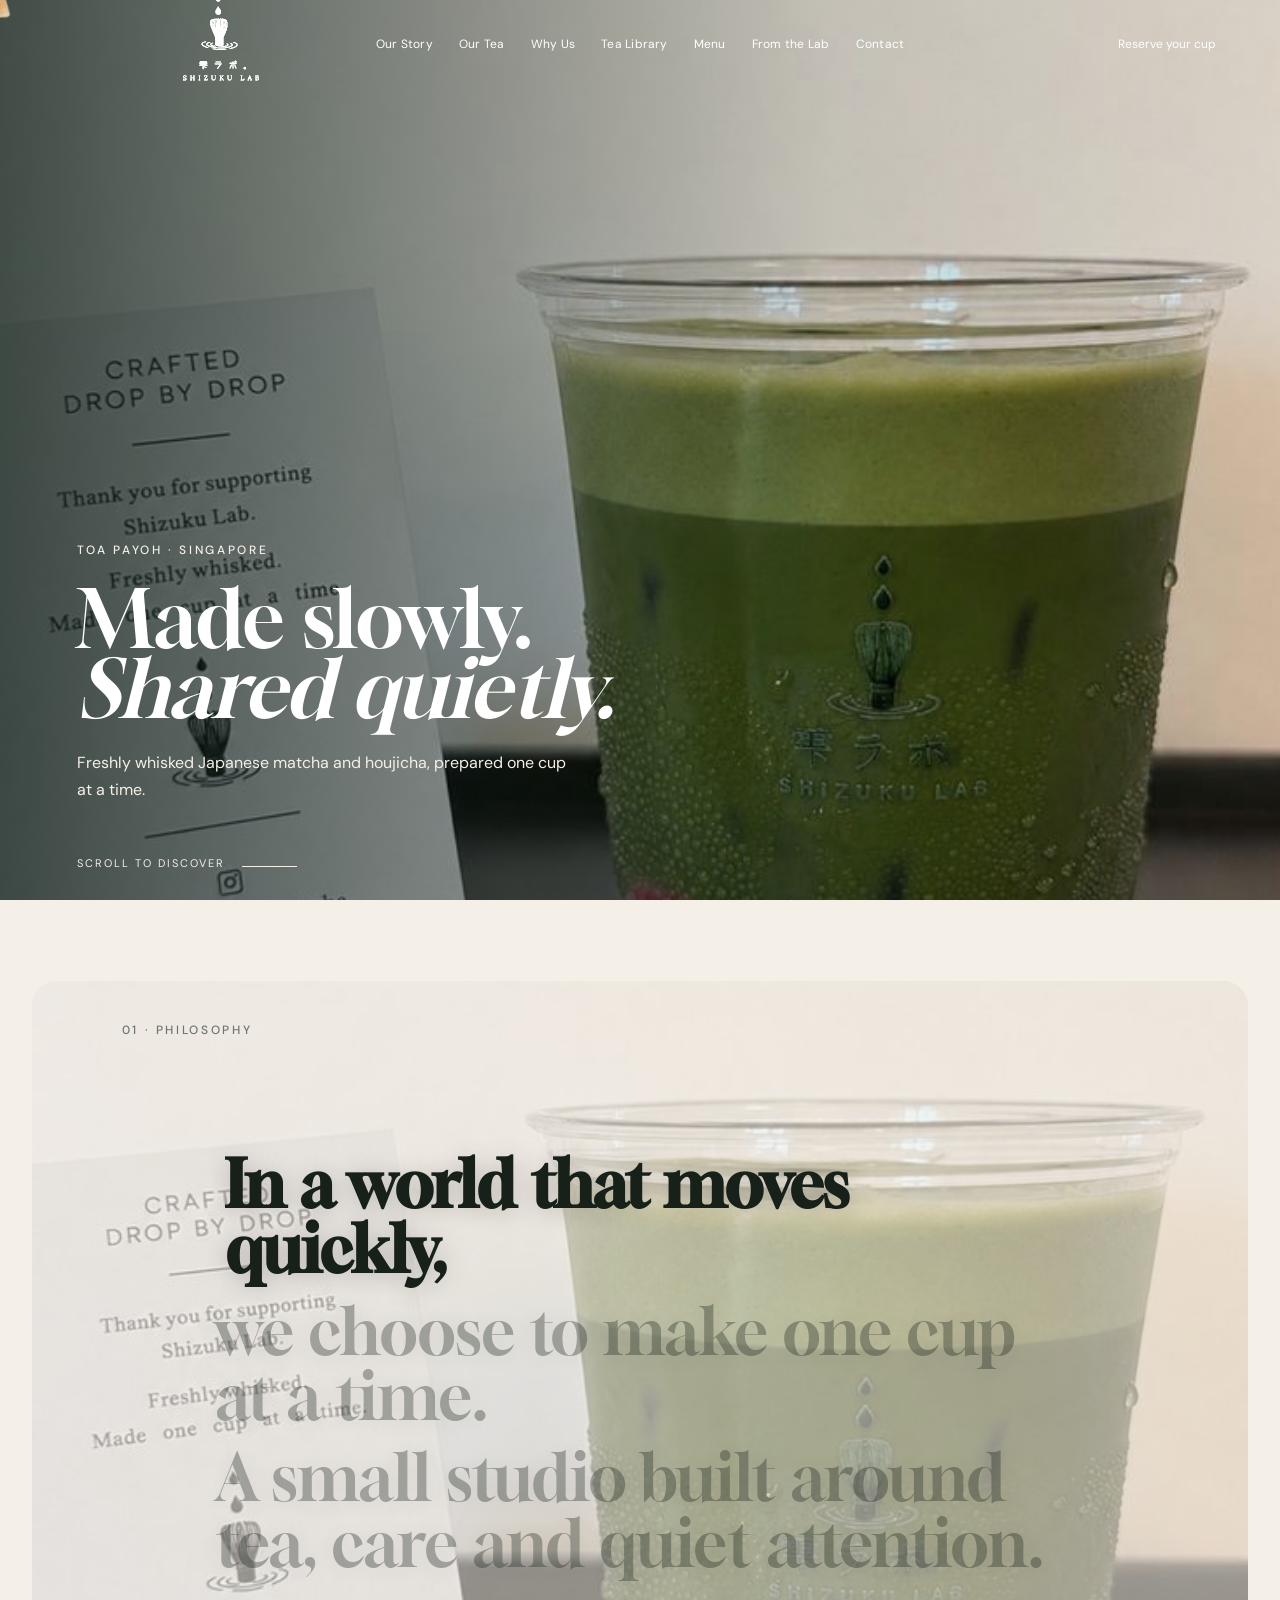
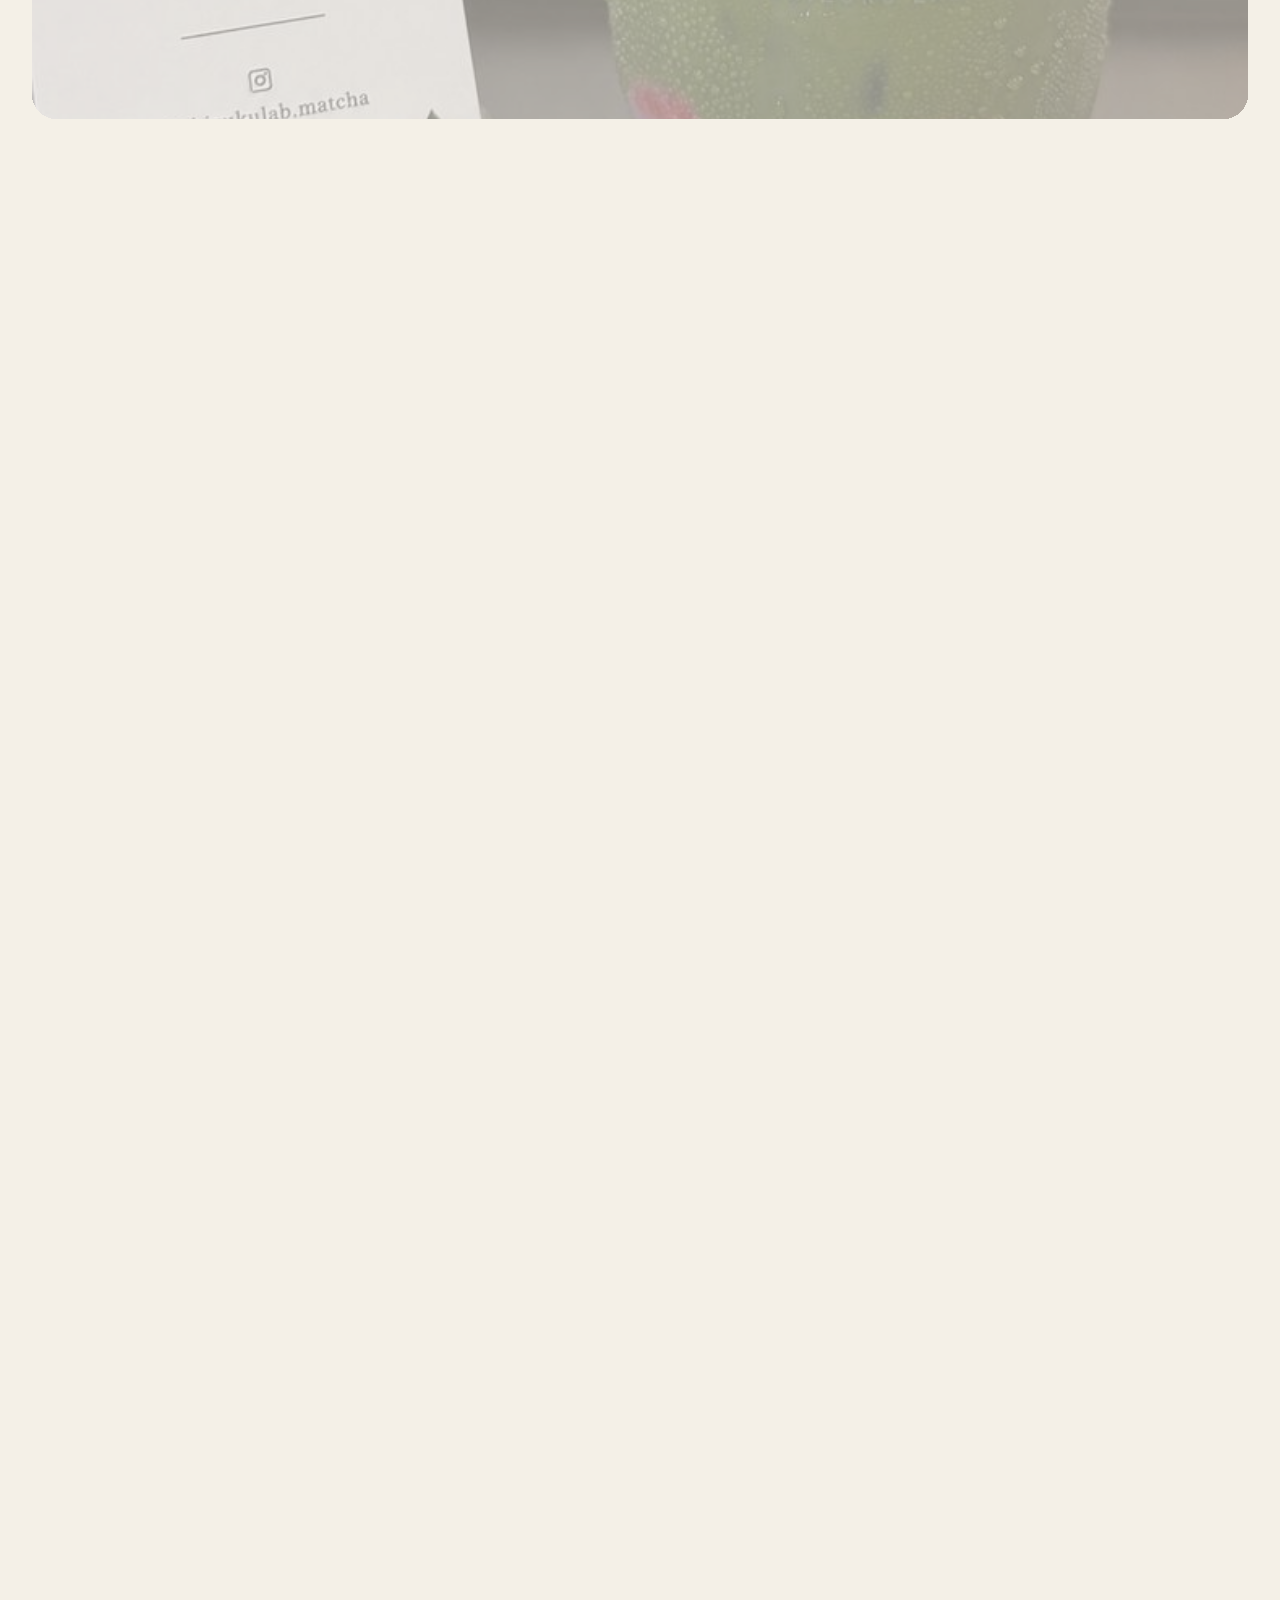
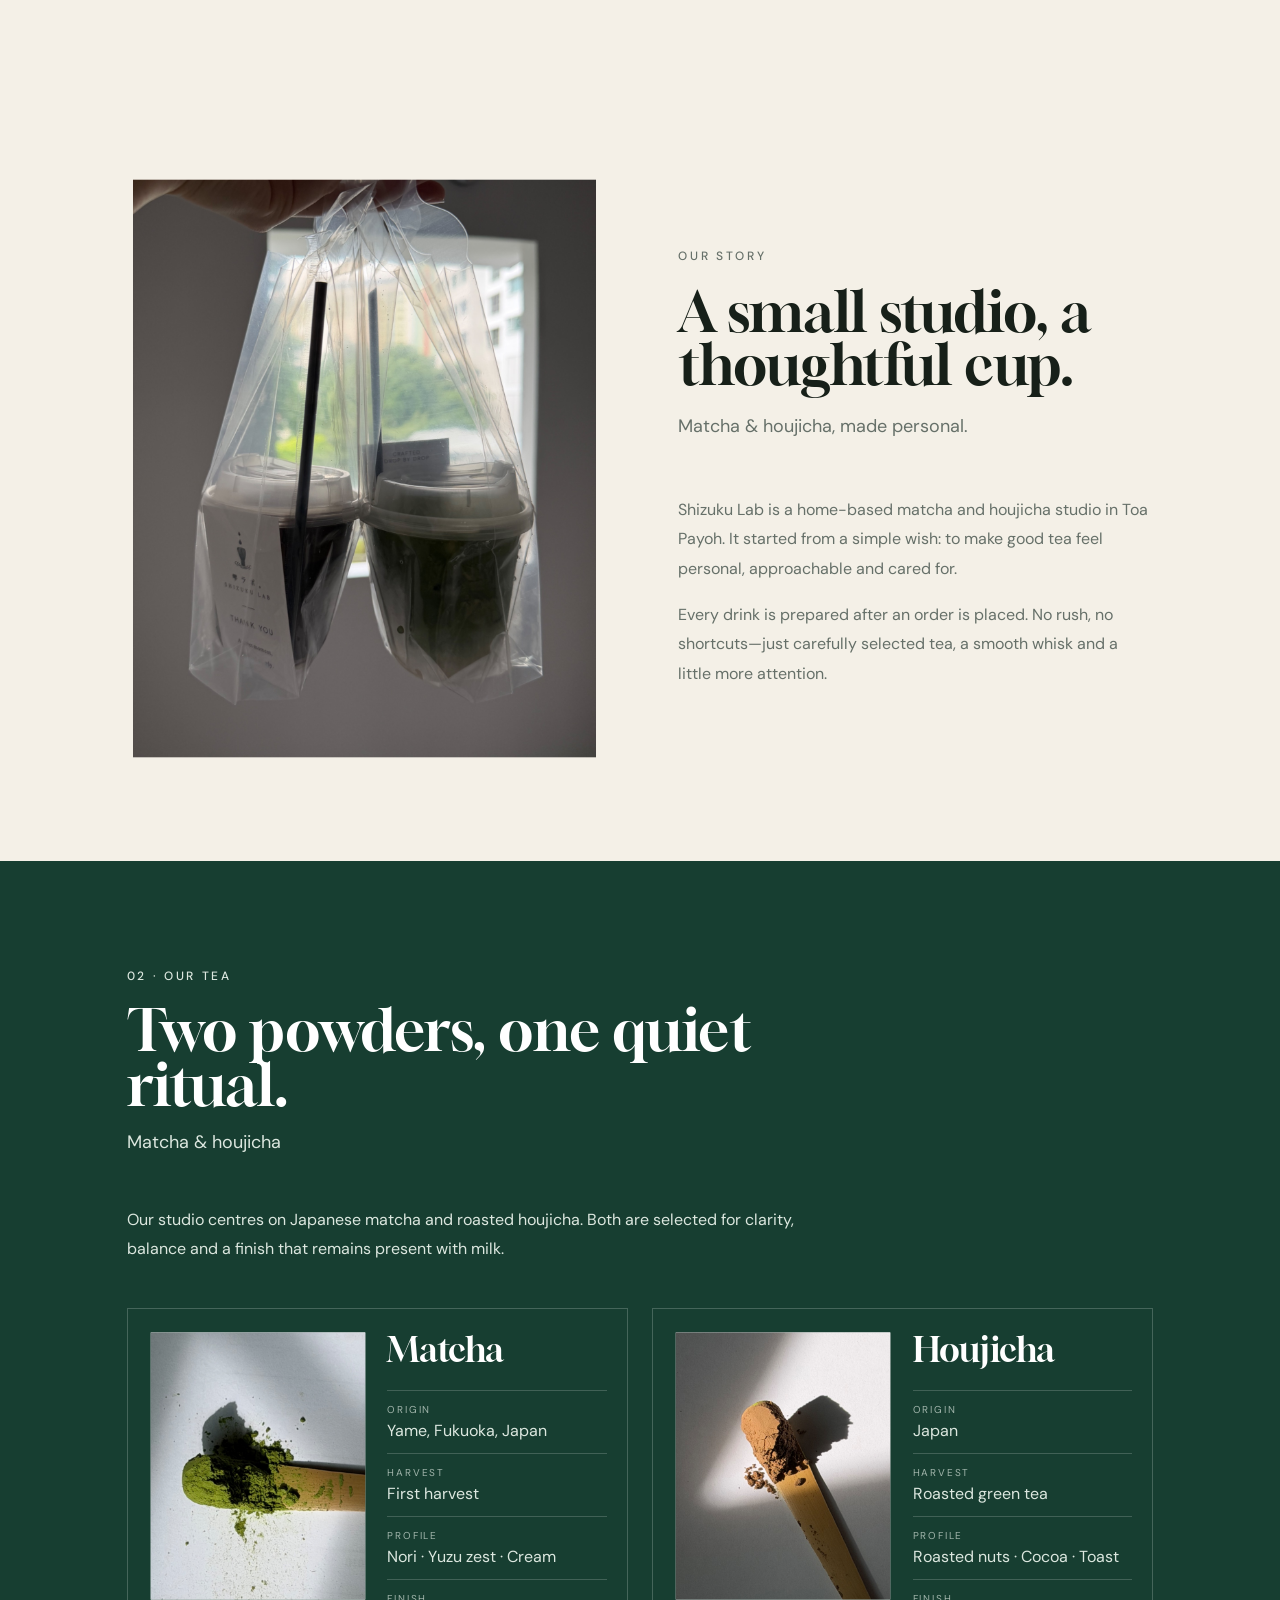
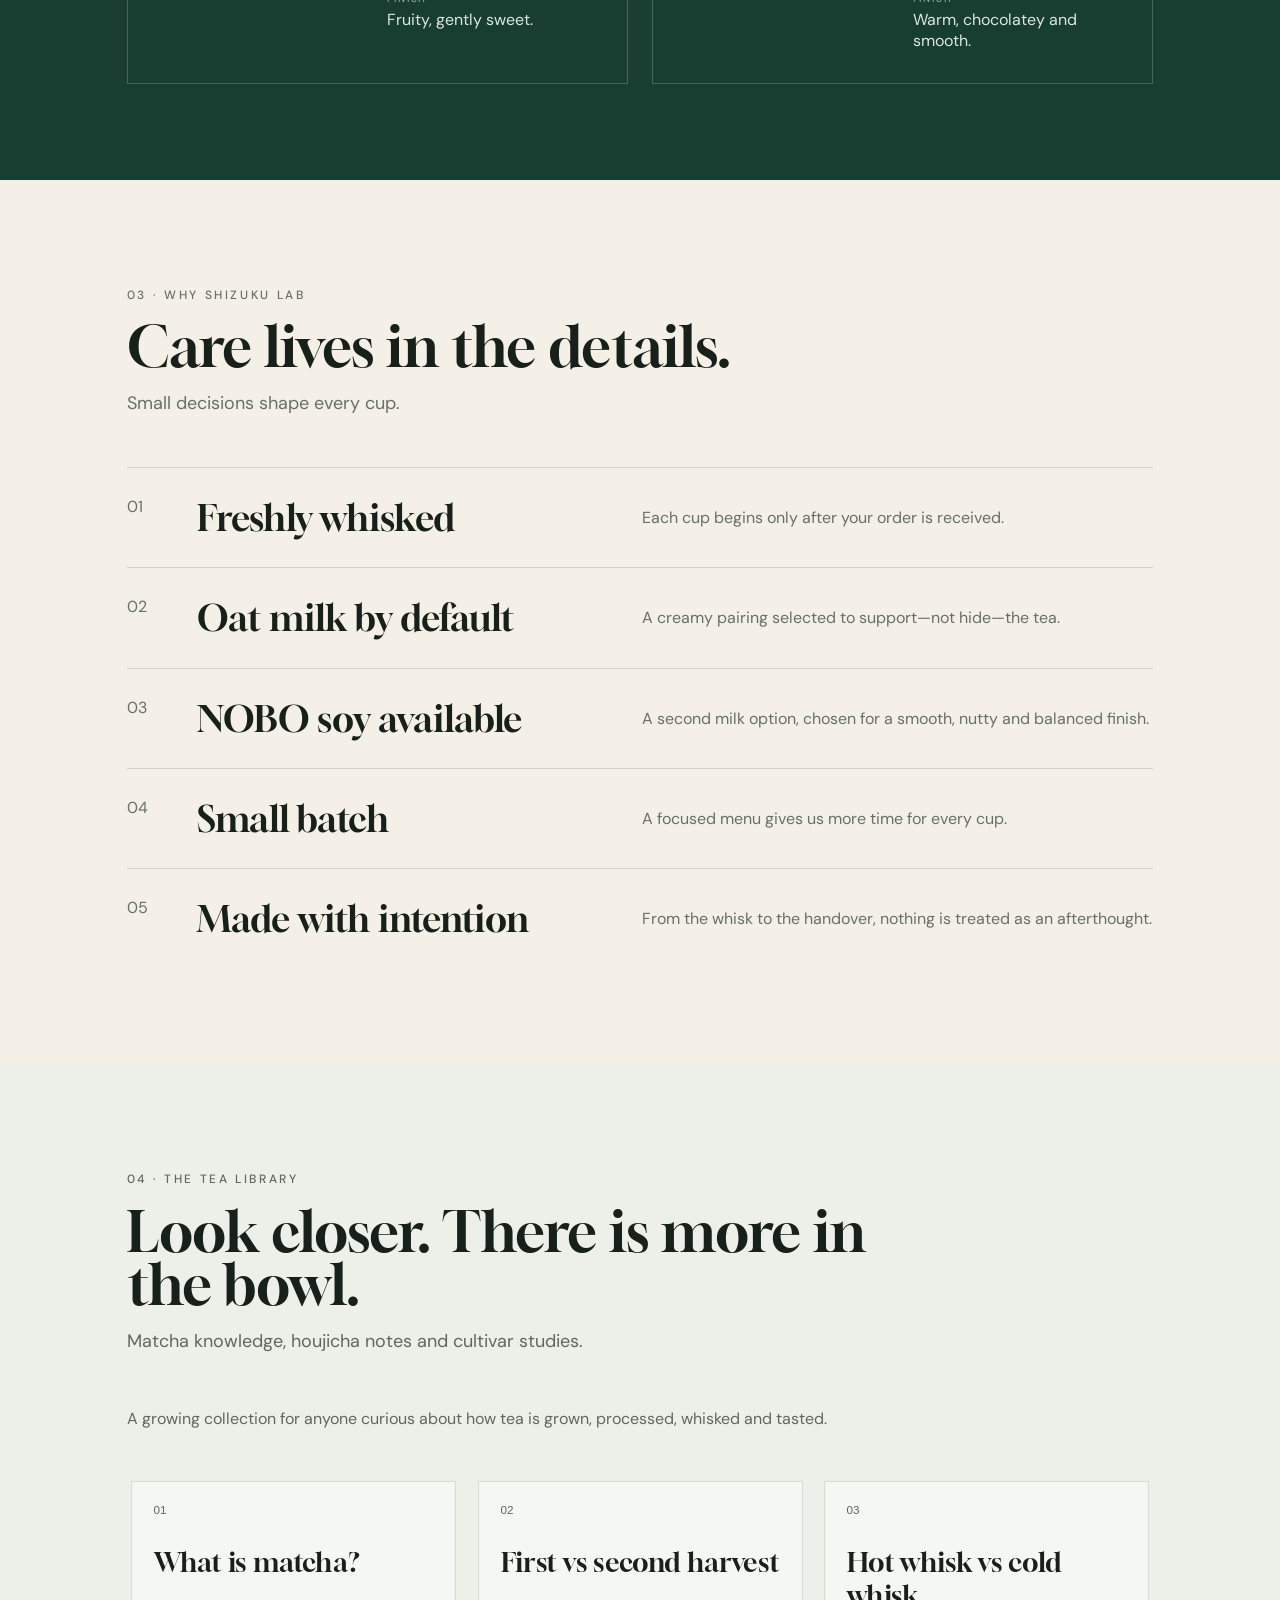
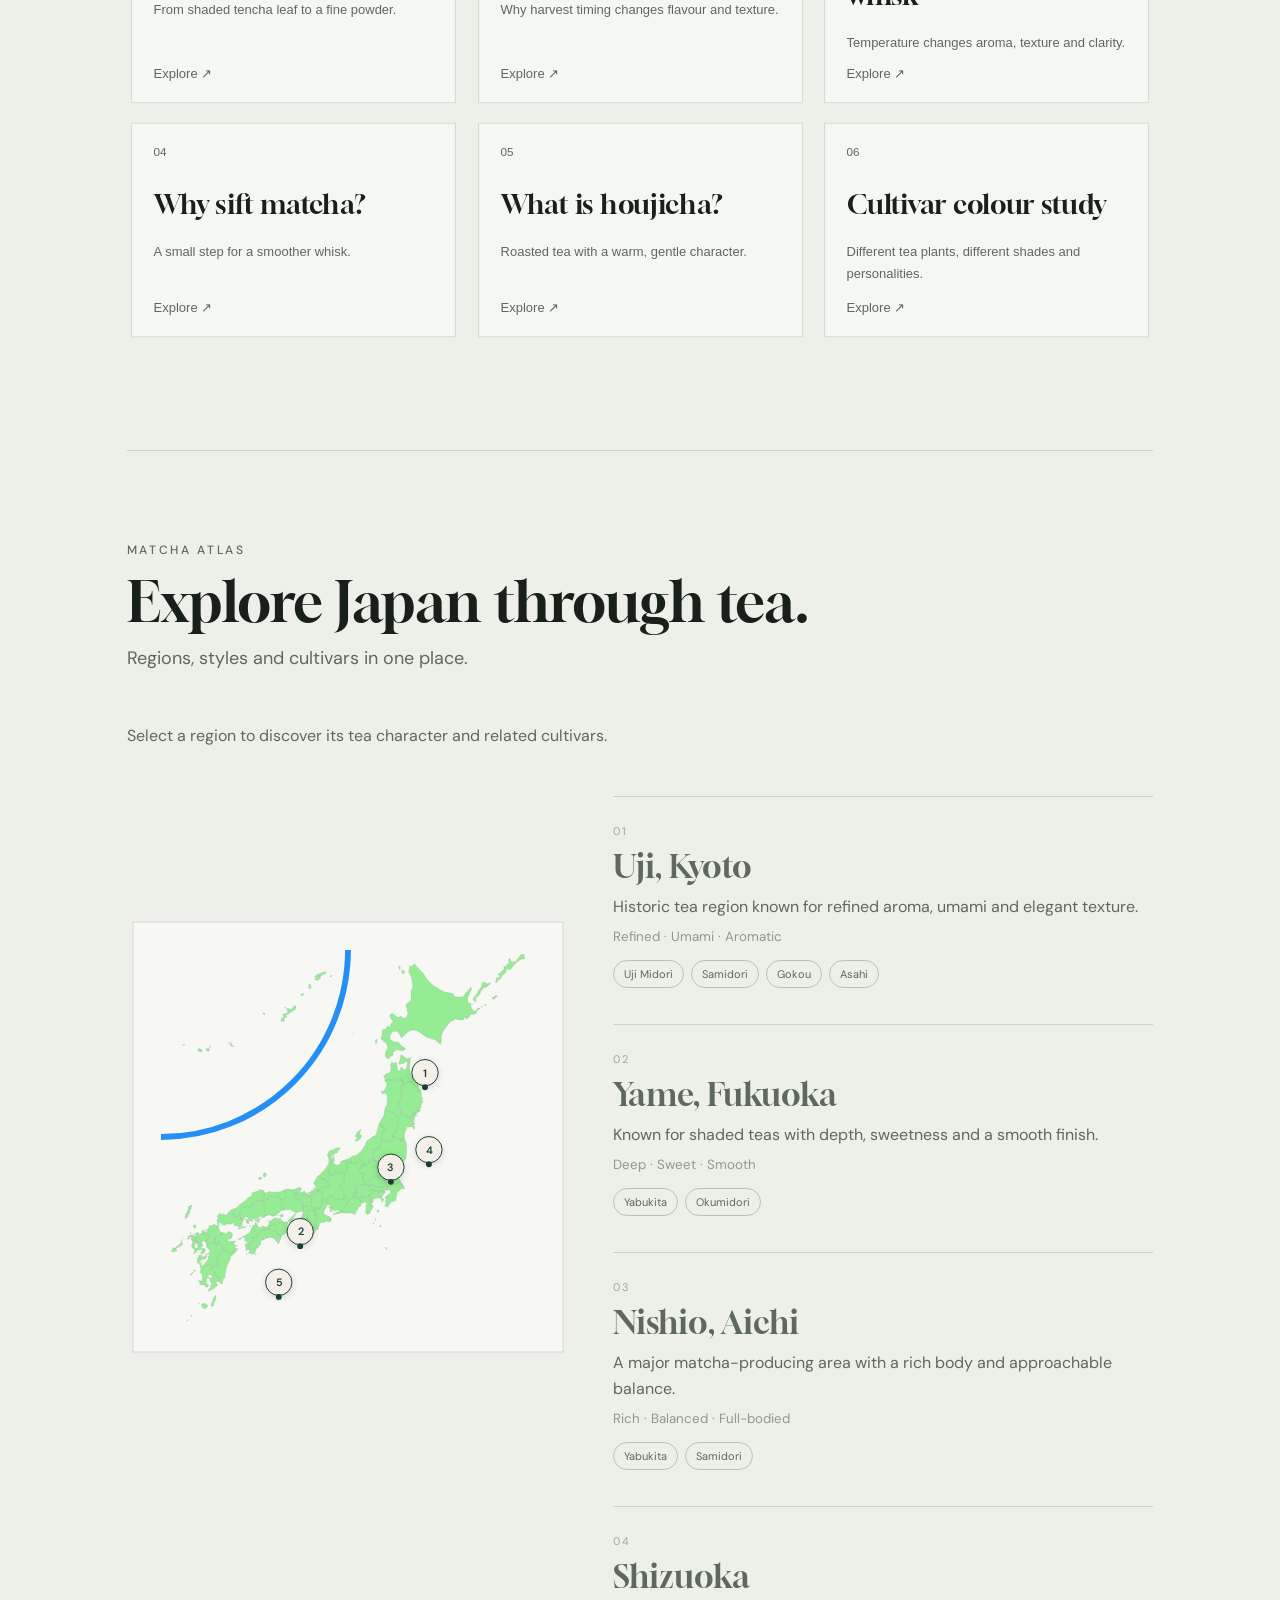
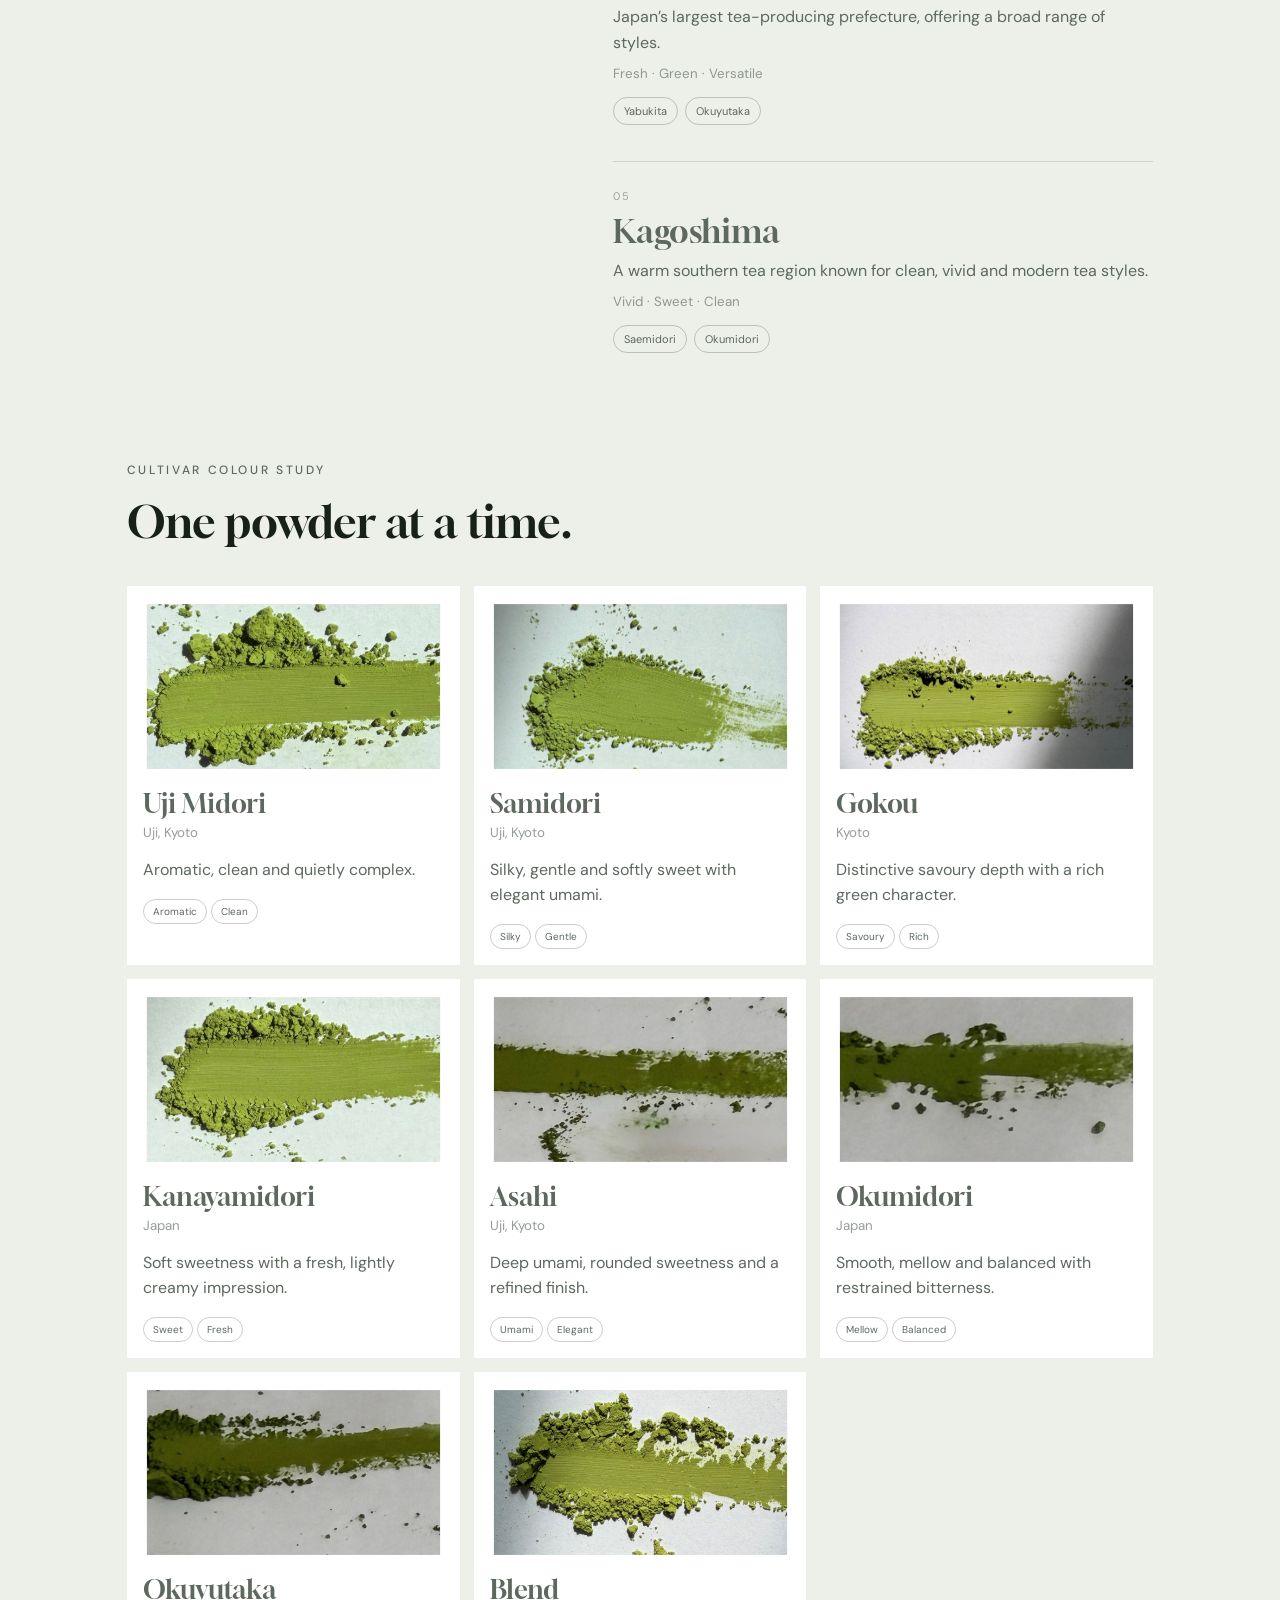
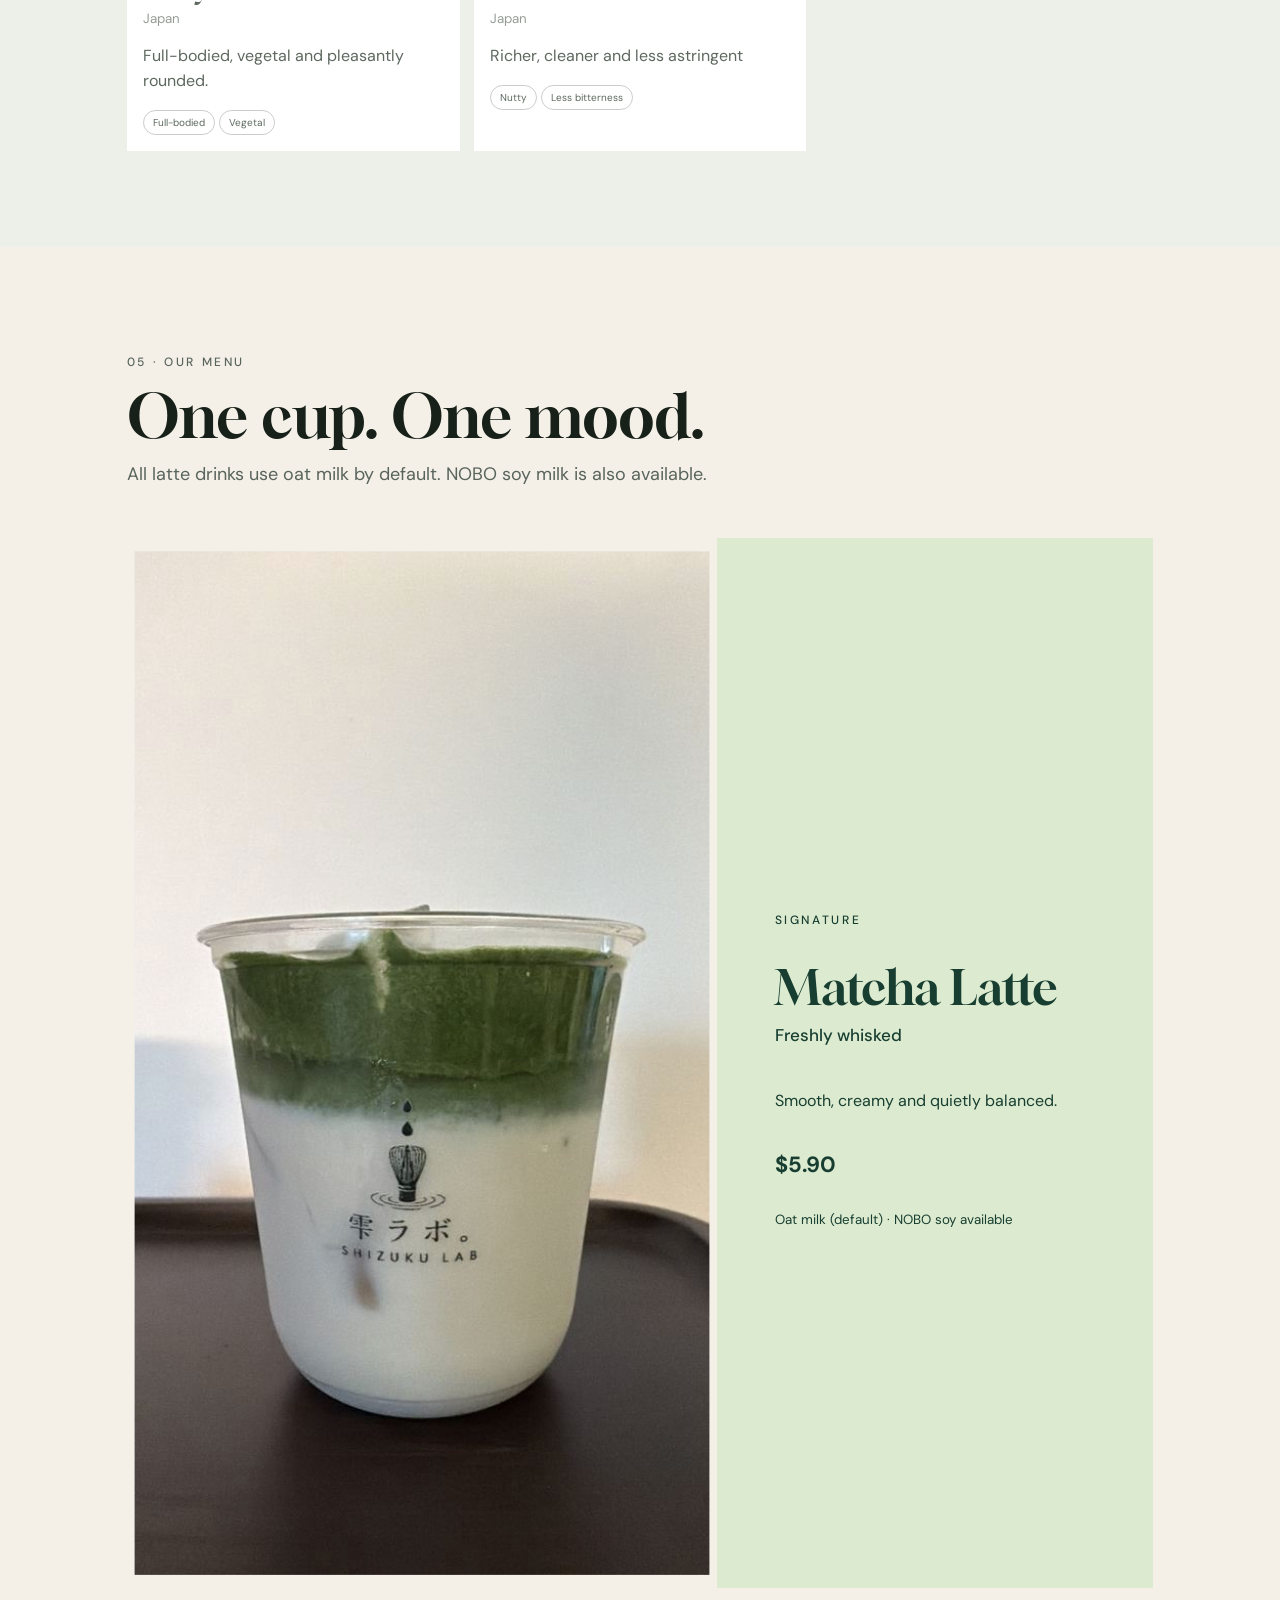
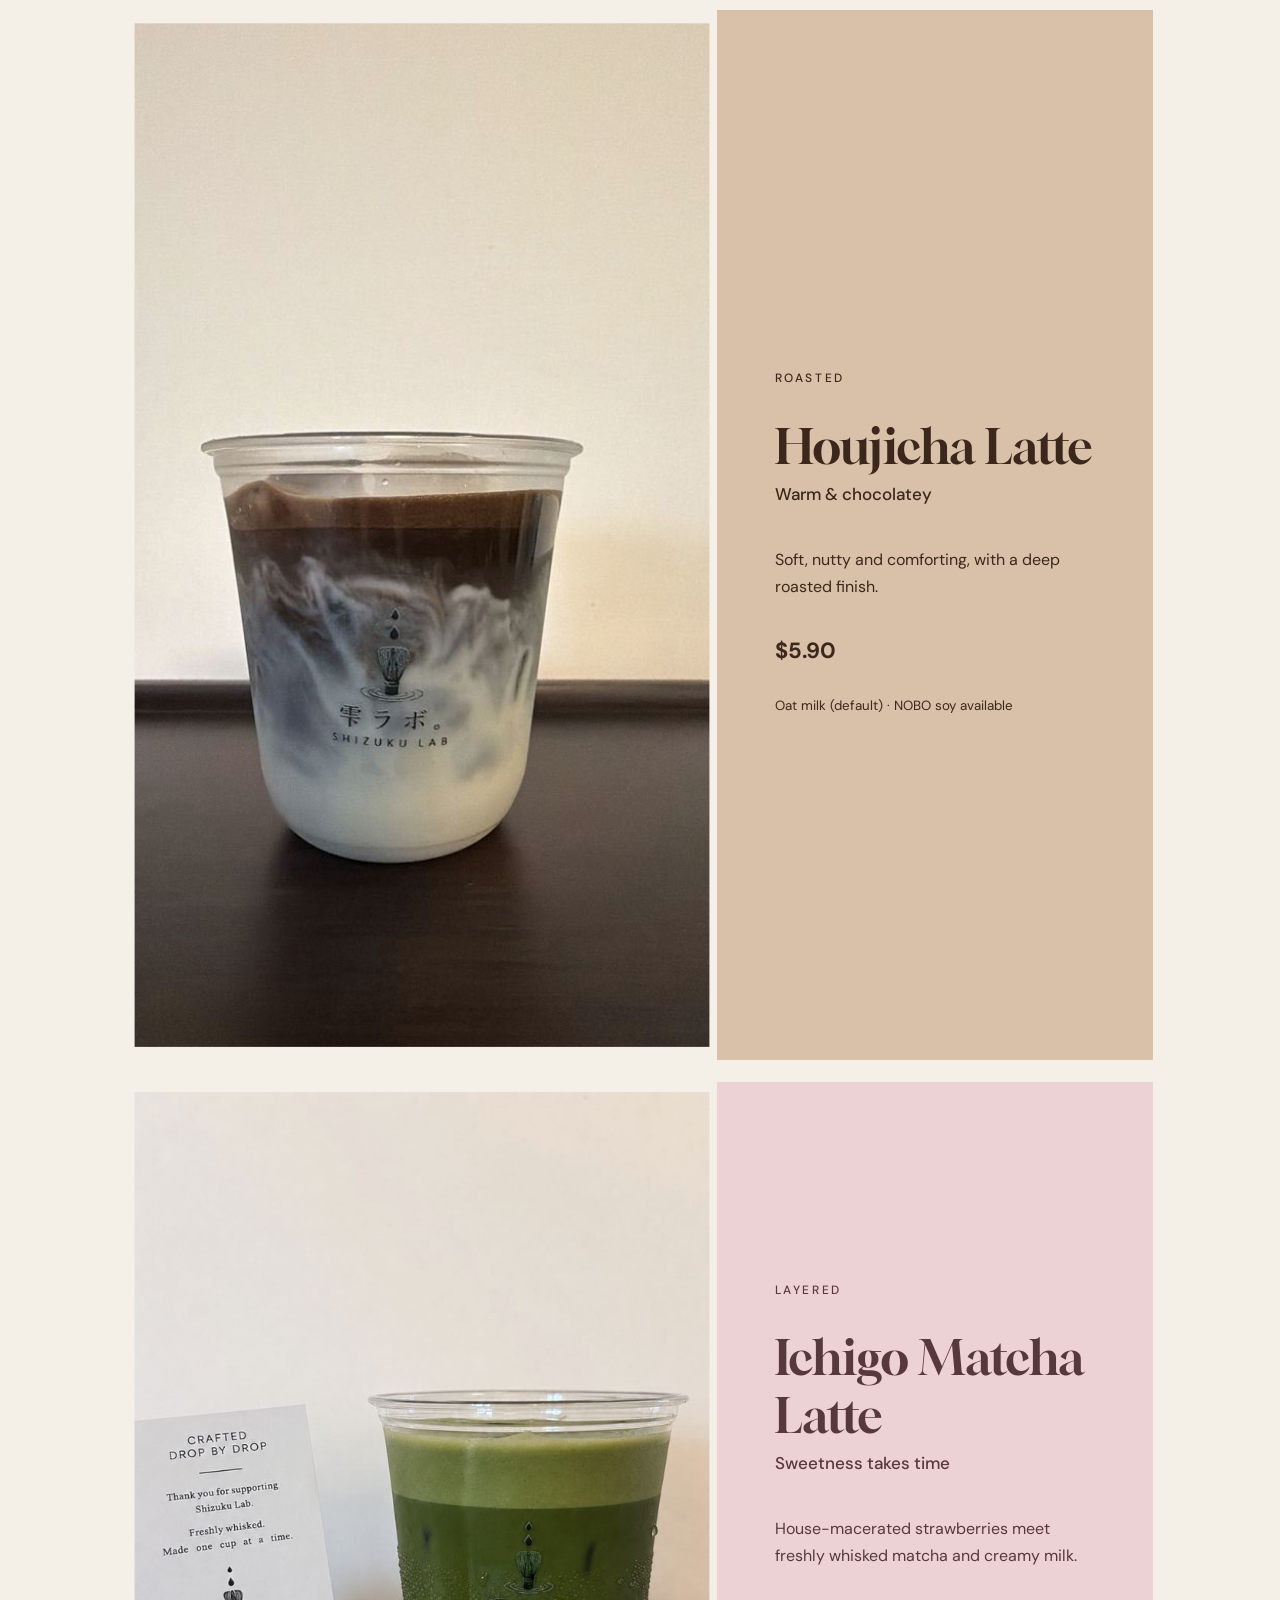
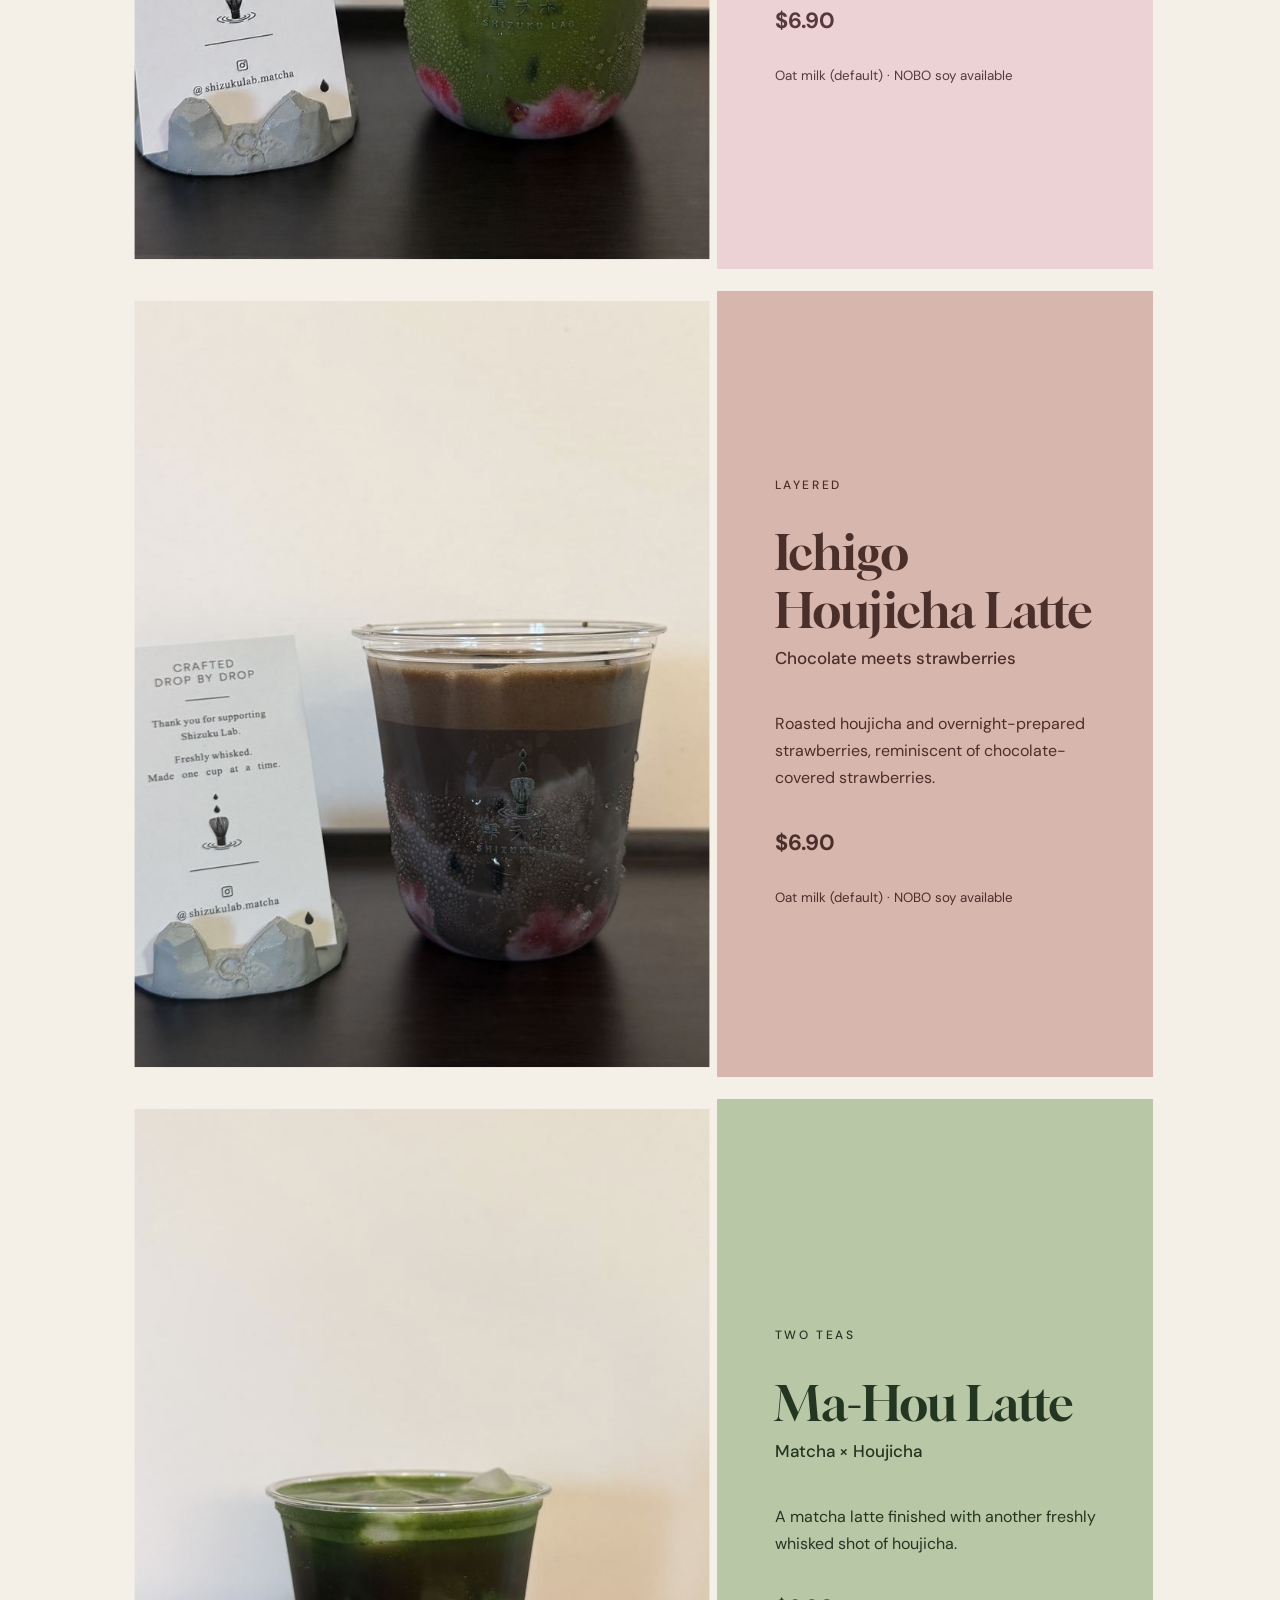
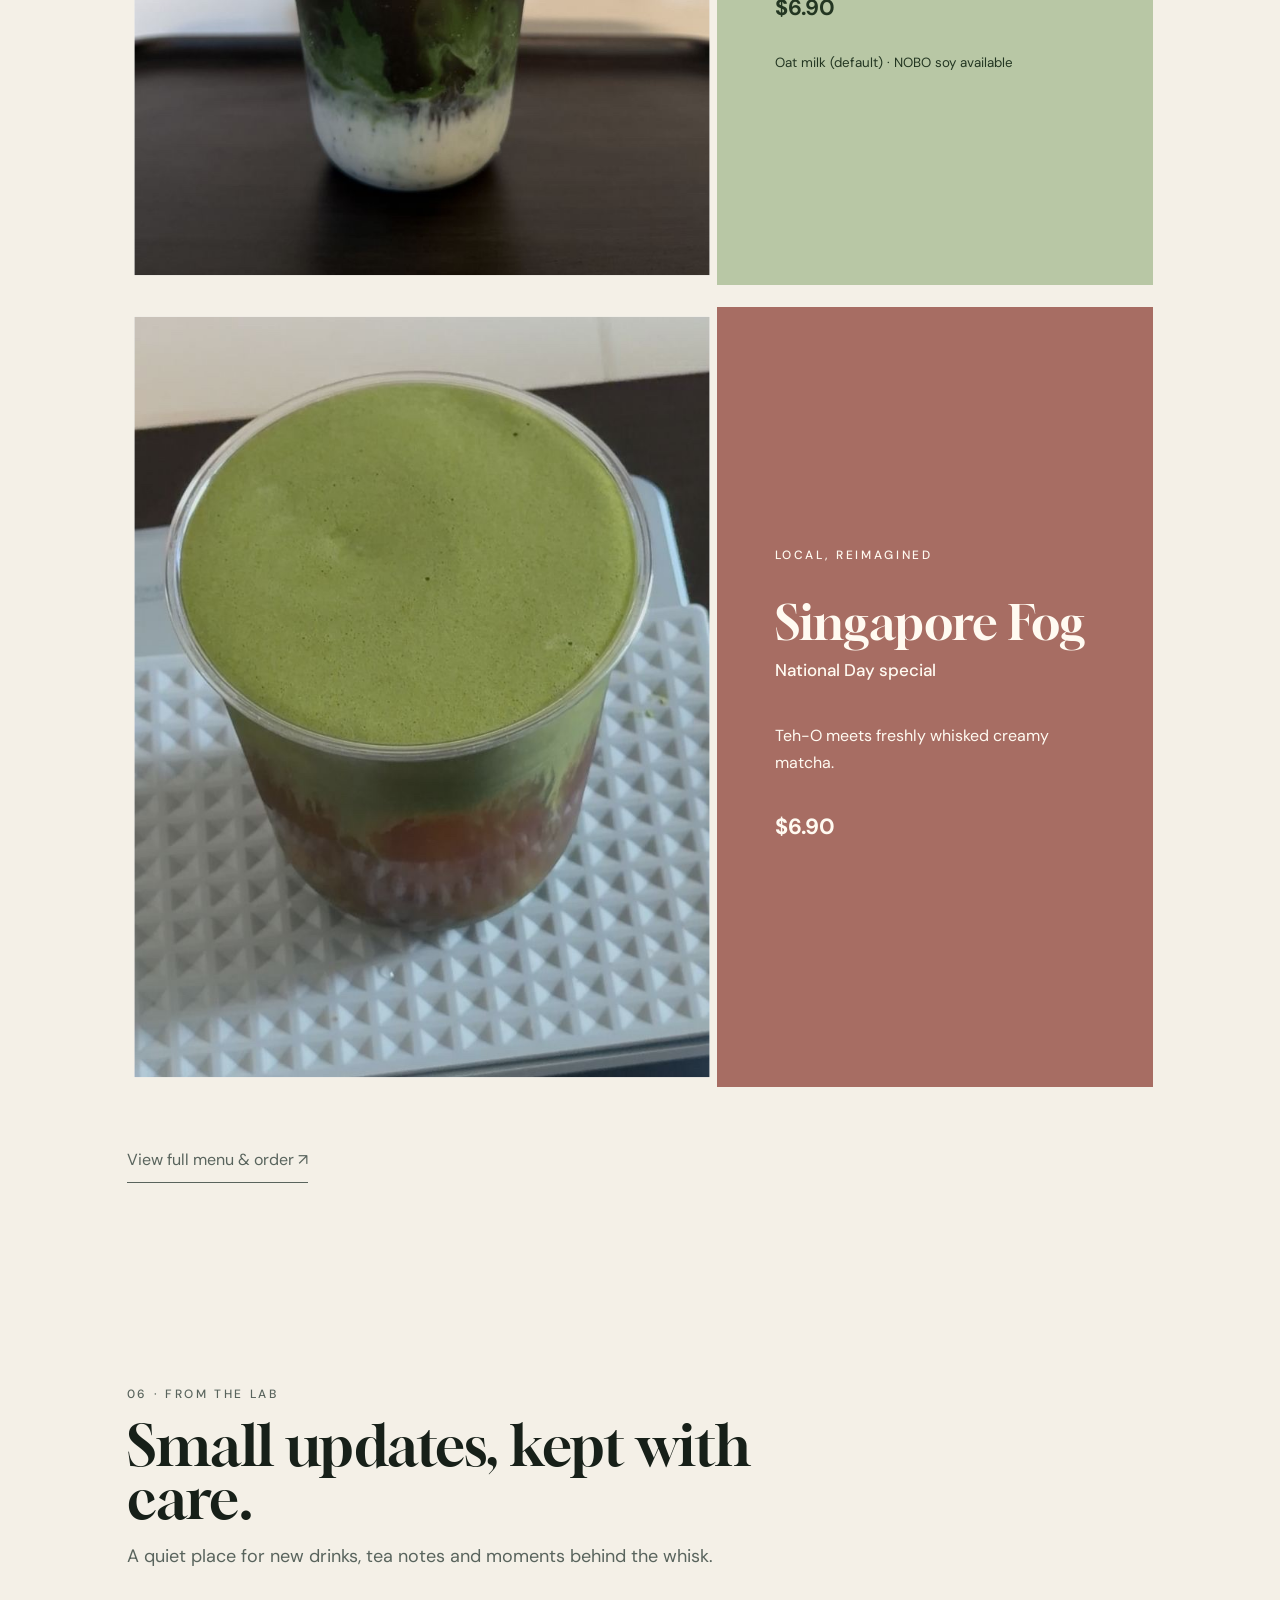
<file: index.html>
<!doctype html>
<html lang="en">
<head>
  <meta charset="utf-8">
  <meta name="viewport" content="width=device-width,initial-scale=1">
  <meta name="theme-color" content="#f4f0e7">
  <meta name="shizuku-build" content="5.1">
  <title>Shizuku Lab — Matcha &amp; Houjicha Studio</title>
  <link rel="preconnect" href="https://fonts.googleapis.com">
  <link rel="preconnect" href="https://fonts.gstatic.com" crossorigin>
  <link rel="preconnect" href="https://ohgfmmvsxckayamlzdlj.supabase.co" crossorigin>
  <link rel="preload" as="image" href="assets/straight-matcha.jpg" fetchpriority="high">
  <link href="https://fonts.googleapis.com/css2?family=DM+Sans:wght@300;400;500;600&amp;family=Gloock&amp;family=Noto+Serif+JP:wght@400;500&amp;family=Playfair+Display:ital,wght@0,500;1,500&amp;family=Cormorant+Garamond:wght@500;600&amp;family=Space+Grotesk:wght@400;500;600&amp;family=Special+Elite&amp;display=swap" rel="stylesheet" media="print" onload="this.media='all'">
  <noscript><link href="https://fonts.googleapis.com/css2?family=DM+Sans:wght@300;400;500;600&amp;family=Gloock&amp;display=swap" rel="stylesheet"></noscript>
  <link rel="stylesheet" href="styles.css?v=51">
  <link id="siteFavicon" rel="icon" type="image/svg+xml" href="assets/favicon.svg?v=51">
  <link rel="apple-touch-icon" href="assets/favicon.svg?v=51">
</head>
<body>
  <div class="progress" id="progress"></div>
  <div class="cursor" id="cursor"><img src="assets/chasen-cursor.png" alt=""></div>
  <header>
    <a href="#home" class="logo-wrap" aria-label="Shizuku Lab"><span class="logo-mark" id="headerLogo"></span></a>
    <nav id="nav"></nav>
    <a class="order-link" id="headerOrder" target="_blank" rel="noopener">Reserve your cup</a>
    <button class="menu-toggle" id="menuToggle" aria-label="Menu"><span></span><span></span></button>
  </header>
  <div class="mobile-nav" id="mobileNav"></div>
  <main id="site"></main>
  <div class="drawer-backdrop" id="drawerBackdrop"></div>
  <aside class="drawer" id="drawer"><button id="drawerClose" aria-label="Close">×</button><div id="drawerContent"></div></aside>
  <script src="site-data.js?v=51"></script>
  <script src="site-render.js?v=51"></script>
  <script src="supabase-config.js?v=51"></script>
  <script src="website-live.js?v=51"></script>
  <script src="app.js?v=51"></script>
</body>
</html>
</file>
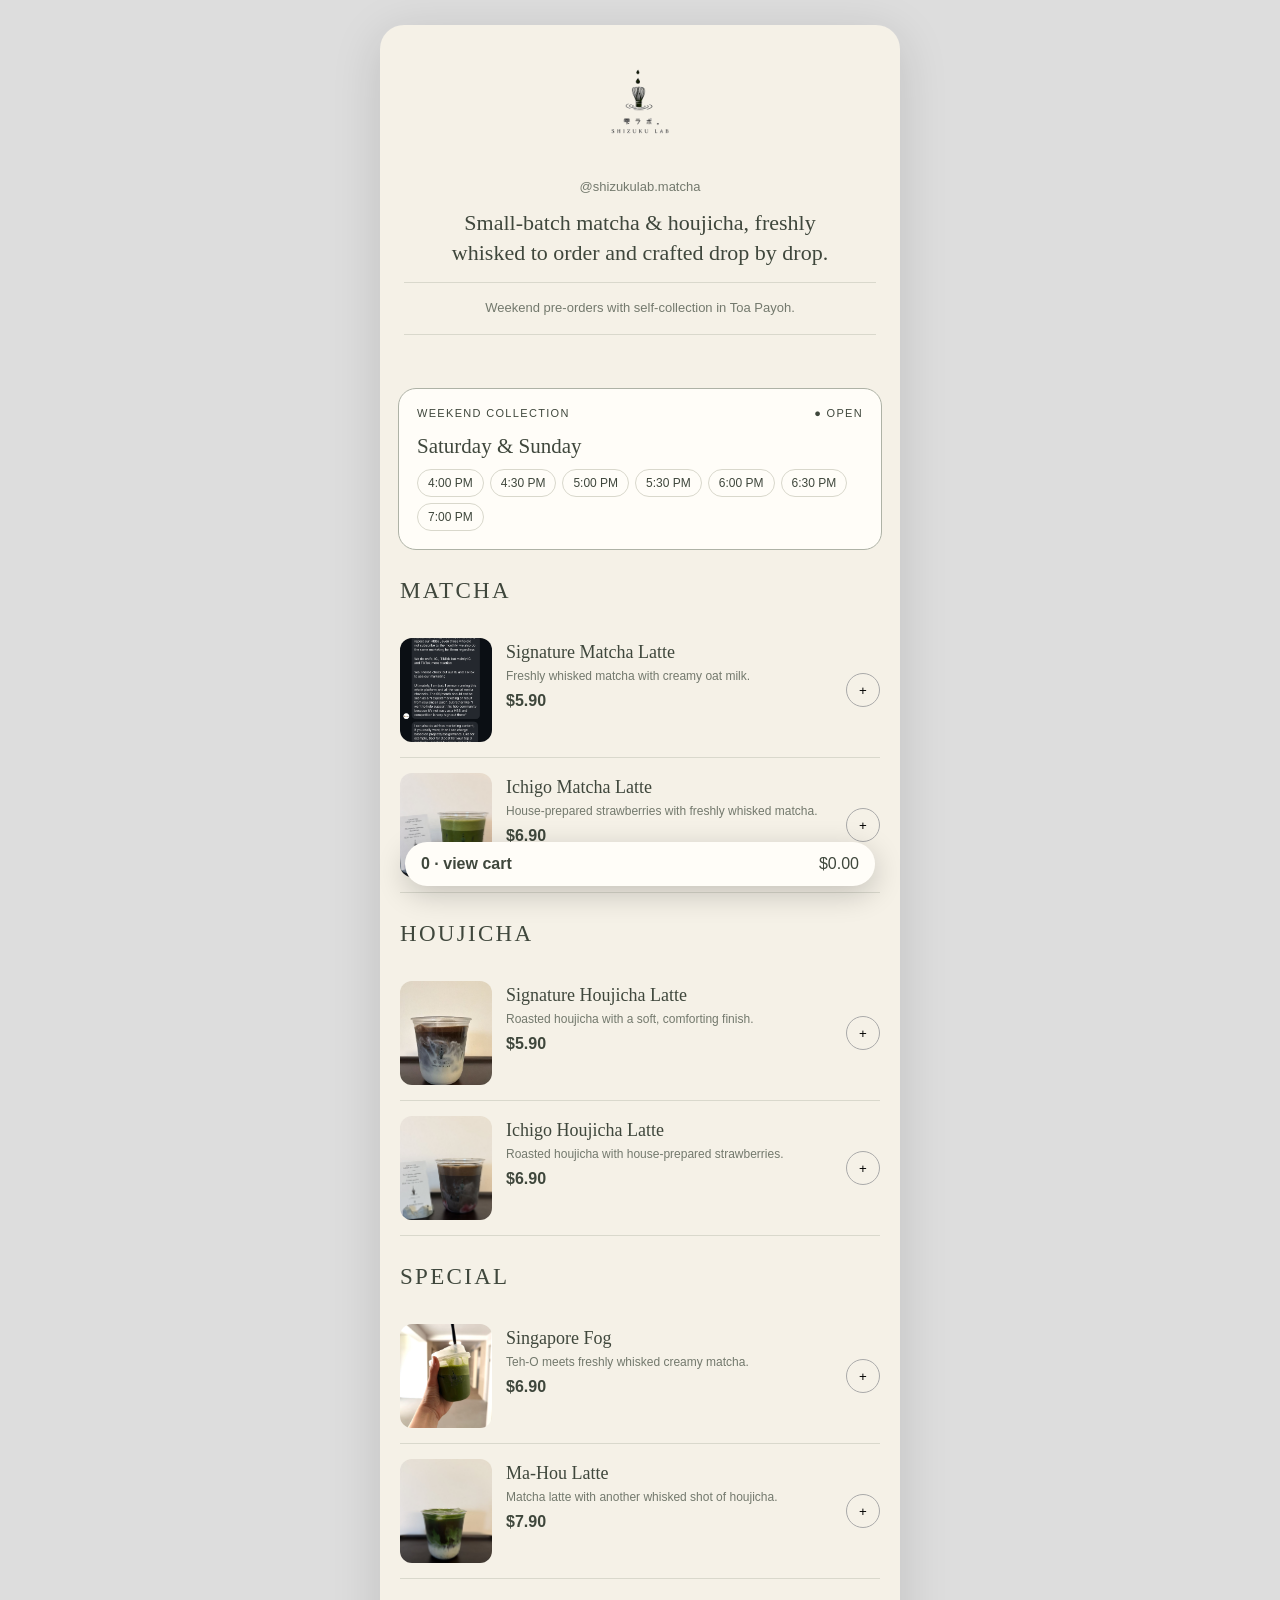
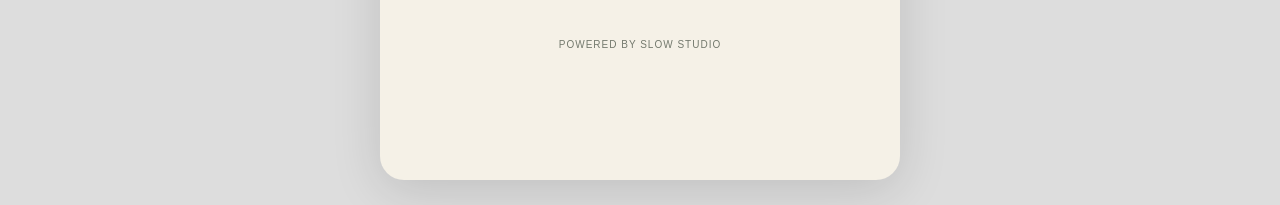
<file: order-preview.html>
<!doctype html><html lang="en"><head><meta charset="utf-8"><meta name="viewport" content="width=device-width,initial-scale=1"><title>Shizuku Lab — Order Preview</title><style>
:root{--bg:#f5f1e7;--paper:#fffdf8;--ink:#3f473c;--muted:#73796d;--line:#d9d8cc;--accent:#68745e;--dark:#353b32}*{box-sizing:border-box}body{margin:0;background:#ddd;color:var(--ink);font-family:-apple-system,BlinkMacSystemFont,"Helvetica Neue",Arial,sans-serif}.app{max-width:520px;margin:auto;min-height:100vh;background:var(--bg);padding-bottom:105px}.hero{text-align:center;padding:30px 24px 22px}.logo{width:112px;height:112px;object-fit:contain;margin:auto}.handle{font-size:13px;color:var(--muted);margin:8px 0 14px}.intro{font:22px/1.35 Georgia,serif;margin:0 auto 15px;max-width:380px}.sub{font-size:13px;line-height:1.6;color:var(--muted);border-top:1px solid var(--line);border-bottom:1px solid var(--line);padding:15px 0}.hours{margin:18px;background:var(--paper);border:1px solid #aeb2a6;border-radius:18px;padding:18px}.hours-top{display:flex;justify-content:space-between;font-size:11px;letter-spacing:.12em}.day{font:21px Georgia,serif;margin:15px 0 10px}.chips{display:flex;gap:6px;flex-wrap:wrap}.chip{border:1px solid var(--line);border-radius:999px;padding:6px 10px;font-size:12px}.section{padding:0 20px;margin-top:28px}.section h2{font:400 23px Georgia,serif;letter-spacing:.1em}.product{display:flex;gap:14px;padding:15px 0;border-bottom:1px solid var(--line);cursor:pointer}.pic{width:92px;height:104px;object-fit:cover;border-radius:12px;background:#eee}.pinfo{flex:1}.pname{font:18px Georgia,serif;margin:4px 0}.desc{font-size:12px;color:var(--muted);line-height:1.5}.price{font-weight:600;margin-top:7px}.add{border:1px solid #aaa;background:transparent;border-radius:999px;width:34px;height:34px;align-self:center}.cartbar{position:fixed;bottom:14px;left:50%;transform:translateX(-50%);width:min(470px,calc(100% - 24px));background:#fffdf8;border-radius:22px;padding:13px 16px;box-shadow:0 8px 30px #0003;display:flex;justify-content:space-between;z-index:20}.overlay{position:fixed;inset:0;background:#0005;display:none;z-index:30;align-items:flex-end}.sheet{background:var(--paper);width:min(520px,100%);margin:auto;border-radius:24px 24px 0 0;max-height:90vh;overflow:auto;padding:22px}.sheethead{display:flex;justify-content:space-between;align-items:center}.sheet h3{font:25px Georgia,serif;margin:0}.x{border:0;border-radius:50%;width:34px;height:34px}.option{margin-top:18px}.option label{font-size:11px;letter-spacing:.1em;text-transform:uppercase;color:var(--muted)}.choices{display:flex;gap:7px;flex-wrap:wrap;margin-top:8px}.choice{border:1px solid #c7c9be;background:#fff;border-radius:18px;padding:8px 11px}.choice.active{background:var(--dark);color:#fff}.checkout{width:100%;border:0;background:var(--dark);color:#fff;border-radius:13px;padding:14px;margin-top:18px}.line{display:flex;justify-content:space-between;margin:9px 0}.footer{text-align:center;padding:60px 20px 25px;font-size:10px;letter-spacing:.1em;color:var(--muted)}
@media(min-width:800px){body{padding:25px}.app{box-shadow:0 10px 50px #0002;border-radius:24px;overflow:hidden}}
html[data-store-theme="three-d"] body{background:#dfe8ff}html[data-store-theme="three-d"] .app{background:linear-gradient(145deg,#eef5ff,#efe9ff)}html[data-store-theme="three-d"] .hours,html[data-store-theme="three-d"] .product{border-radius:24px;box-shadow:0 15px 35px #6255a326;margin:12px;border:0;background:#ffffffc9}html[data-store-theme="retro"] body{font-family:Georgia,serif;background:#332d28}html[data-store-theme="retro"] .app{background:#e9dfbd}html[data-store-theme="retro"][data-retro-palette="berry"] .app{background:#eed5df;color:#183d68}html[data-store-theme="retro"][data-retro-palette="cocoa"] .app{background:#f1c9c8;color:#4b2e24}html[data-store-theme="retro"] .product,html[data-store-theme="retro"] .hours{border:2px solid currentColor;box-shadow:5px 5px 0 #c75b3c;margin:12px}html[data-store-theme="gallery"] body{background:#123bc4}html[data-store-theme="gallery"] .app{background:#f7f2e7;color:#123bc4}html[data-store-theme="gallery"] .product:nth-child(odd),html[data-store-theme="gallery"] .hours{background:#d7ff52;border:2px solid #123bc4}html[data-store-theme="night"] body,html[data-store-theme="night"] .app{background:#071d18;color:#e7dec7}html[data-store-theme="night"] .hero,html[data-store-theme="night"] .hours,html[data-store-theme="night"] .product{background:#0d2b24;border-color:#d7b46a55}html[data-store-theme="night"] h2,html[data-store-theme="night"] .pname{color:#d7b46a}
</style></head><body><div class="app"><header class="hero"><img id="logo" class="logo"><div id="handle" class="handle"></div><p id="intro" class="intro"></p><p id="collection" class="sub"></p></header><section class="hours"><div class="hours-top"><span id="scheduleLabel"></span><span>● OPEN</span></div><div id="scheduleDay" class="day"></div><div id="times" class="chips"></div></section><div id="menu"></div><div class="footer">POWERED BY SLOW STUDIO</div><div class="cartbar" id="cartbar"><b><span id="count">0</span> · view cart</b><span id="total">$0.00</span></div></div><div class="overlay" id="productOverlay"><div class="sheet" id="productSheet"></div></div><div class="overlay" id="cartOverlay"><div class="sheet"><div class="sheethead"><h3>Your cart</h3><button class="x" id="closeCart">×</button></div><div id="cartItems"></div><div class="line"><b>Total</b><b id="cartTotal">$0.00</b></div><button class="checkout">Checkout preview</button></div></div><script src="order-data.js"></script><script>
let data=JSON.parse(JSON.stringify(window.SHIZUKU_ORDER_DATA)),cart=[];const $=s=>document.querySelector(s),esc=s=>String(s??'').replace(/[&<>"']/g,c=>({'&':'&amp;','<':'&lt;','>':'&gt;','"':'&quot;',"'":'&#39;'}[c]));function render(){document.documentElement.style.setProperty('--bg',data.brand.background);document.documentElement.style.setProperty('--accent',data.brand.accent);$('#logo').src=data.brand.logo;$('#handle').textContent=data.brand.handle;$('#intro').textContent=data.brand.intro;$('#collection').textContent=data.brand.collection;$('#scheduleLabel').textContent=data.schedule.label;$('#scheduleDay').textContent=data.schedule.day;$('#times').innerHTML=data.schedule.times.map(x=>`<span class="chip">${esc(x)}</span>`).join('');const groups=[...new Set(data.products.map(p=>p.category))];$('#menu').innerHTML=groups.map(g=>`<section class="section"><h2>${esc(g)}</h2>${data.products.map((p,i)=>({...p,i})).filter(p=>p.category===g).map(p=>`<div class="product" data-product="${p.i}"><img class="pic" src="${esc(p.image)}"><div class="pinfo"><div class="pname">${esc(p.name)}</div><div class="desc">${esc(p.description)}</div><div class="price">$${Number(p.price).toFixed(2)}</div></div><button class="add" data-add="${p.i}">+</button></div>`).join('')}</section>`).join('');bind();updateCart()}
function bind(){document.querySelectorAll('[data-product]').forEach(x=>x.onclick=()=>openProduct(+x.dataset.product));document.querySelectorAll('[data-add]').forEach(x=>x.onclick=e=>{e.stopPropagation();cart.push(+x.dataset.add);updateCart()})}function openProduct(i){const p=data.products[i],opt=data.options;$('#productSheet').innerHTML=`<div class="sheethead"><h3>${esc(p.name)}</h3><button class="x" id="closeProduct">×</button></div><img src="${esc(p.image)}" style="width:100%;height:220px;object-fit:cover;border-radius:16px;margin-top:14px"><p class="desc" style="font-size:14px">${esc(p.description)}</p><div class="option"><label>Ice</label><div class="choices">${opt.ice.map((x,j)=>`<button class="choice ${j===0?'active':''}">${esc(x)}</button>`).join('')}</div></div><div class="option"><label>Sweetness</label><div class="choices">${opt.sweetness.map((x,j)=>`<button class="choice ${j===2?'active':''}">${esc(x)}</button>`).join('')}</div></div>${p.milk?`<div class="option"><label>Milk</label><div class="choices">${opt.milk.map((x,j)=>`<button class="choice ${j===0?'active':''}">${esc(x)}</button>`).join('')}</div></div>`:''}<button class="checkout" id="addProduct">Add to cart · $${Number(p.price).toFixed(2)}</button>`;$('#productOverlay').style.display='flex';$('#closeProduct').onclick=()=>$('#productOverlay').style.display='none';$('#addProduct').onclick=()=>{cart.push(i);$('#productOverlay').style.display='none';updateCart()};document.querySelectorAll('.choices .choice').forEach(b=>b.onclick=()=>{[...b.parentElement.children].forEach(x=>x.classList.remove('active'));b.classList.add('active')})}
function updateCart(){const total=cart.reduce((s,i)=>s+Number(data.products[i]?.price||0),0);$('#count').textContent=cart.length;$('#total').textContent='$'+total.toFixed(2);$('#cartTotal').textContent='$'+total.toFixed(2)}$('#cartbar').onclick=()=>{$('#cartItems').innerHTML=cart.length?cart.map(i=>`<div class="line"><span>${esc(data.products[i].name)}</span><span>$${Number(data.products[i].price).toFixed(2)}</span></div>`).join(''):'<p class="desc">Your cart is empty.</p>';$('#cartOverlay').style.display='flex'};$('#closeCart').onclick=()=>$('#cartOverlay').style.display='none';window.addEventListener('message',e=>{if(e.data?.type==='ORDER_PREVIEW'){data=JSON.parse(JSON.stringify(e.data.data));render()}if(e.data?.type==='ORDER_NAVIGATE'){document.querySelector(e.data.target)?.scrollIntoView({behavior:'smooth'})}});render();
</script><script>function applyOrderTheme(next){document.documentElement.dataset.storeTheme=next?.theme||'zen';document.documentElement.dataset.retroPalette=next?.retroPalette||'olive'}applyOrderTheme(data);window.addEventListener('message',event=>{if(event.data?.type==='ORDER_PREVIEW')applyOrderTheme(event.data.data)})</script></body></html>
</file>
<file: styles.css>
:root{--ink:#172019;--forest:#173e31;--paper:#f4f0e7;--accent:#8aa66b;--logo-color:#173e31;--logo-desktop:92px;--logo-mobile:62px;--logo-x-desktop:6%;--logo-y-desktop:50%;--logo-x-mobile:10%;--logo-y-mobile:50%;--logo-url:url('assets/logo-transparent.png')}*{box-sizing:border-box}html{scroll-behavior:smooth}body{margin:0;color:var(--ink);background:var(--paper);font-family:'DM Sans',sans-serif}body.drawer-open{overflow:hidden}a{color:inherit;text-decoration:none}img{display:block;width:100%}.progress{position:fixed;z-index:90;top:0;left:0;height:3px;background:var(--accent);width:0}.logo-mark{display:block;width:var(--logo-desktop);height:var(--logo-desktop);background:var(--logo-color);-webkit-mask:var(--logo-url) center/contain no-repeat;mask:var(--logo-url) center/contain no-repeat}header{position:fixed;z-index:80;top:0;left:0;width:100%;height:116px;padding:0 6vw;display:flex;align-items:center;justify-content:flex-end;color:#fff;transition:.35s}header.scrolled{height:88px;background:rgba(244,240,231,.94);color:var(--ink);backdrop-filter:blur(16px);border-bottom:1px solid #0001}.logo-wrap{display:flex;align-items:center;position:absolute;left:var(--logo-x-desktop);top:var(--logo-y-desktop);transform:translate(-50%,-50%)}nav{display:flex;gap:30px;position:absolute;left:50%;transform:translateX(-50%);font-size:12px;letter-spacing:.02em}.order-link{font-size:12px}.menu-toggle{display:none;border:0;background:none;width:40px;height:40px}.menu-toggle span{display:block;height:1px;background:currentColor;margin:8px}.mobile-nav{display:none}.section-theme{background:var(--section-bg);color:var(--body-color);font-family:var(--body-font);font-size:var(--body-desktop)}.section-theme h1,.section-theme h2,.section-theme h3{font-family:var(--title-font);color:var(--title-color);font-weight:400}.section-inner{max-width:1300px;margin:auto;padding:120px 7vw}.eyebrow{font:500 12px/1.2 'DM Sans',sans-serif;letter-spacing:.22em;text-transform:uppercase}.section-head{max-width:850px;margin-bottom:70px}.section-head h2{font-size:var(--title-desktop);line-height:.95;margin:22px 0}.section-head .subtitle{font-size:20px;max-width:680px}.wide-body{max-width:780px;font-size:1.08em;line-height:1.8}.hero{height:100vh;min-height:720px;position:relative;overflow:hidden}.hero-media,.hero-overlay{position:absolute;inset:0}.hero-media img{height:100%;object-fit:cover}.hero-overlay{background:linear-gradient(90deg,rgba(9,25,18,.74),rgba(9,25,18,.15) 65%,rgba(9,25,18,.05))}.hero-copy{position:absolute;left:7vw;bottom:10vh;max-width:900px}.hero h1{font-size:var(--title-desktop);line-height:.88;margin:25px 0}.hero h1 em{font-weight:400}.hero-copy>p:last-child{max-width:540px;line-height:1.7}.scroll-cue{position:absolute;bottom:30px;left:7vw;font-size:11px;text-transform:uppercase;letter-spacing:.18em}.scroll-cue i{display:inline-block;width:55px;border-top:1px solid;margin-left:12px}.philosophy{min-height:90vh;display:flex;align-items:center}.philosophy .section-head{max-width:1100px}.philosophy .section-head h2{font-size:var(--title-desktop)}.story-grid{display:grid;grid-template-columns:1fr 1fr;gap:8vw;align-items:center}.portrait-media{aspect-ratio:4/5;overflow:hidden}.portrait-media img{height:100%;object-fit:cover}.story-grid p{line-height:1.85}.tea-grid{display:grid;grid-template-columns:1fr 1fr;gap:35px;margin-top:60px}.tea-card{border:1px solid #ffffff33;padding:24px;display:grid;grid-template-columns:1fr 1fr;gap:25px}.tea-image{aspect-ratio:4/5;overflow:hidden;background:#fff}.tea-image img{height:100%;object-fit:cover}.tea-card h3{font-size:42px;margin:0 0 20px}.tea-card dl{margin:0}.tea-card dl div{border-top:1px solid #ffffff2e;padding:12px 0}.tea-card dt{font-size:10px;letter-spacing:.18em;text-transform:uppercase;opacity:.7}.tea-card dd{margin:4px 0 0}.why-list article{display:grid;grid-template-columns:50px 1fr 1.2fr;gap:20px;padding:35px 0;border-top:1px solid #0002}.why-list h3{font-size:46px;margin:0}.why-list p{margin:8px 0;line-height:1.7}.topic-grid{display:grid;grid-template-columns:repeat(3,1fr);gap:16px;margin-top:60px}.topic-card{min-height:260px;padding:25px;text-align:left;border:1px solid #0002;background:#ffffff77;color:inherit;cursor:pointer;display:flex;flex-direction:column}.topic-card span{font-size:12px}.topic-card h3{font-size:32px;margin:40px 0 10px}.topic-card p{line-height:1.6}.topic-card i{margin-top:auto;font-style:normal}.cultivar-head{margin-top:120px}.cultivar-head h3{font-size:54px;margin:20px 0 50px}.cultivar-grid{display:grid;grid-template-columns:repeat(3,1fr);gap:18px}.cultivar-card{background:#fff;padding:16px}.cultivar-card>div{aspect-ratio:16/9;overflow:hidden;background:#eee}.cultivar-card img{height:100%;object-fit:cover}.cultivar-card h4{font:400 30px/1 'Gloock';margin:20px 0 4px}.cultivar-card small{opacity:.65}.cultivar-card p{line-height:1.55}.cultivar-card span{display:inline-block;border:1px solid #0003;border-radius:999px;padding:5px 9px;font-size:10px;margin-right:4px}.menu-list{display:grid;gap:28px}.menu-card{display:grid;grid-template-columns:minmax(0,1.15fr) minmax(300px,.85fr);min-height:620px}.menu-photo{background:#eee;overflow:hidden}.menu-photo img{height:100%;object-fit:contain}.colour-card{background:var(--card);color:var(--card-text);padding:9vw 5vw;display:flex;flex-direction:column;justify-content:center}.colour-card h3{font-size:60px;color:inherit;margin:16px 0 8px}.colour-card h4{font:500 17px 'DM Sans';margin:0 0 25px}.colour-card p{line-height:1.7}.colour-card strong{font-size:22px;margin:20px 0}.colour-card small{margin-top:12px}.big-cta{display:inline-block;margin-top:50px;border-bottom:1px solid;padding:12px 0}.update-grid{display:grid;grid-template-columns:repeat(3,1fr);gap:20px}.update-grid article{background:var(--update-card);padding:18px}.update-grid article>div{aspect-ratio:4/5;overflow:hidden;margin-bottom:20px}.update-grid img{height:100%;object-fit:cover}.update-grid h3{font-size:38px;margin:14px 0 6px}.update-grid h4{margin:0 0 15px}.update-grid p{line-height:1.6}.contact-grid{display:grid;grid-template-columns:repeat(3,1fr);gap:30px;border-top:1px solid #ffffff30;padding-top:35px}.contact-grid span{font-size:11px;letter-spacing:.18em;text-transform:uppercase;opacity:.6}.contact-grid p,.contact-grid a{line-height:1.7}.closing{text-align:center;padding:150px 0 30px}.closing .logo-mark{margin:auto;background:var(--title-color)}footer{display:flex;justify-content:space-between;padding:20px 5vw;background:#0d281f;color:#fff;font-size:10px;letter-spacing:.14em}.drawer-backdrop{position:fixed;z-index:95;inset:0;background:#0008;opacity:0;pointer-events:none;transition:.3s}.drawer-backdrop.open{opacity:1;pointer-events:auto}.drawer{position:fixed;z-index:100;right:0;top:0;width:min(680px,94vw);height:100vh;background:var(--paper);transform:translateX(100%);transition:.4s;overflow:auto;padding:70px 55px}.drawer.open{transform:none}.drawer>button{position:absolute;right:25px;top:20px;border:0;background:none;font-size:35px}.drawer h2{font:400 60px/1 'Gloock';margin:20px 0}.drawer h3{font-weight:400}.drawer p{line-height:1.8}.drawer-image{margin:35px 0;aspect-ratio:16/9;overflow:hidden}.drawer-image img{height:100%;object-fit:cover}.cursor{display:none}.custom-cursor *{cursor:none!important}.custom-cursor .cursor{display:block;position:fixed;z-index:999;left:-18px;top:-18px;width:36px;height:36px;pointer-events:none;transition:width .15s,height .15s}.cursor.active{width:45px;height:45px}.cursor.whisk-click img{animation:whisk-click .38s ease-out}@keyframes whisk-click{0%{transform:rotate(0)}25%{transform:rotate(-8deg)}55%{transform:rotate(8deg)}80%{transform:rotate(-3deg)}100%{transform:rotate(0)}}.cursor img{width:100%;height:100%;object-fit:contain}
@media(max-width:900px){header{height:90px;padding:0 30px}.logo-wrap{left:var(--logo-x-mobile);top:var(--logo-y-mobile)}header nav,.order-link{display:none}.menu-toggle{display:block;color:inherit}.logo-mark{width:var(--logo-mobile);height:var(--logo-mobile)}.mobile-nav{position:fixed;z-index:75;inset:88px 0 auto;background:var(--paper);padding:30px;display:grid;gap:22px;transform:translateY(-140%);transition:.3s}.mobile-nav.open{transform:none}.section-inner{padding:90px 35px}.section-theme{font-size:var(--body-mobile)}.section-head h2,.hero h1,.philosophy .section-head h2{font-size:var(--title-mobile)}.hero-copy{left:35px;right:35px}.story-grid,.tea-grid,.menu-card{grid-template-columns:1fr}.tea-card{grid-template-columns:1fr}.why-list article{grid-template-columns:35px 1fr}.why-list article p{grid-column:2}.topic-grid,.cultivar-grid,.update-grid{grid-template-columns:1fr}.menu-card{min-height:0}.menu-photo{aspect-ratio:4/5}.colour-card{padding:55px 35px}.colour-card h3{font-size:46px}.contact-grid{grid-template-columns:1fr}.drawer{padding:65px 28px}.drawer h2{font-size:44px}}
/* v4.3 responsive image positioning */
.managed-image{object-position:var(--img-x-d,50%) var(--img-y-d,50%)!important;transform:scale(var(--img-s-d,1))!important;transform-origin:var(--img-x-d,50%) var(--img-y-d,50%)!important}
.atlas-block{margin-top:110px;padding-top:80px;border-top:1px solid #0002}
.atlas-layout{display:grid;grid-template-columns:minmax(300px,.9fr) 1.1fr;gap:45px;align-items:start;margin-top:45px}
.atlas-map{background:#ffffff88;border:1px solid #0002;padding:28px;position:sticky;top:120px}
.atlas-map{position:relative}.atlas-map img{width:100%;height:auto;object-fit:contain}
.atlas-regions{display:grid;gap:14px}
.atlas-regions article{border-top:1px solid #0002;padding:22px 0}
.atlas-regions article>span{font-size:11px;letter-spacing:.16em;opacity:.55}
.atlas-regions h4{font:400 32px/1.05 'Gloock',serif;margin:10px 0}
.atlas-regions p{line-height:1.65;margin:0 0 8px}
.atlas-regions small{display:block;opacity:.65;margin-bottom:15px}
.atlas-cultivars{display:flex;flex-wrap:wrap;gap:7px}
.atlas-cultivars button,.cultivar-pill{border:1px solid #0003;border-radius:999px;background:transparent;color:inherit;padding:6px 10px;font:inherit;font-size:11px;cursor:pointer}
@media(max-width:900px){
 .managed-image{object-position:var(--img-x-m,50%) var(--img-y-m,50%)!important;transform:scale(var(--img-s-m,1))!important;transform-origin:var(--img-x-m,50%) var(--img-y-m,50%)!important}
 .atlas-layout{grid-template-columns:1fr}.atlas-map{position:relative;top:auto}.atlas-block{margin-top:75px;padding-top:55px}
}

.atlas-map{position:relative}.atlas-pin{position:absolute;left:var(--pin-x);top:var(--pin-y);transform:translate(-50%,-50%);width:28px;height:28px;border-radius:50%;border:1px solid #173e31;background:#f4f0e7;color:#173e31;display:grid;place-items:center;font:600 11px 'DM Sans';box-shadow:0 2px 8px #0002;z-index:2}.atlas-pin:after{content:"";position:absolute;width:6px;height:6px;border-radius:50%;background:#173e31;bottom:-5px;left:50%;transform:translateX(-50%)}

/* CMS 4.7 design themes. Theme CSS is static; Supabase stores only three short names. */
html[data-site-theme="three-d"] body{font-family:'Space Grotesk','DM Sans',sans-serif;background:#e9f0ff}html[data-site-theme="three-d"] header.scrolled{background:#e9f0ffe8}html[data-site-theme="three-d"] .section-theme{background:linear-gradient(145deg,#eef5ff,#efe9ff)!important}html[data-site-theme="three-d"] .section-inner{max-width:1180px}html[data-site-theme="three-d"] .tea-card,html[data-site-theme="three-d"] .topic-card,html[data-site-theme="three-d"] .cultivar-card,html[data-site-theme="three-d"] .update-grid article{border:0;border-radius:28px;box-shadow:0 18px 45px #5750a326;background:#ffffffc7;backdrop-filter:blur(12px);overflow:hidden}html[data-site-theme="three-d"] .big-cta{padding:15px 24px;border:0;border-radius:999px;background:#6f5bd3;color:#fff}
html[data-site-theme="retro"] body{font-family:'Special Elite','DM Sans',sans-serif}html[data-site-theme="retro"][data-retro-palette="olive"]{--retro-paper:#e9dfbd;--retro-ink:#25352d;--retro-pop:#c75b3c}html[data-site-theme="retro"][data-retro-palette="berry"]{--retro-paper:#eed5df;--retro-ink:#183d68;--retro-pop:#9b315d}html[data-site-theme="retro"][data-retro-palette="cocoa"]{--retro-paper:#f1c9c8;--retro-ink:#4b2e24;--retro-pop:#d16a3a}html[data-site-theme="retro"] .section-theme{background:var(--retro-paper)!important;color:var(--retro-ink)!important}html[data-site-theme="retro"] .section-theme h1,html[data-site-theme="retro"] .section-theme h2,html[data-site-theme="retro"] .section-theme h3{color:var(--retro-ink)!important;font-family:'Special Elite',serif!important}html[data-site-theme="retro"] .tea-card,html[data-site-theme="retro"] .topic-card,html[data-site-theme="retro"] .cultivar-card,html[data-site-theme="retro"] .update-grid article{border:2px solid var(--retro-ink);box-shadow:7px 7px 0 var(--retro-pop);border-radius:0}html[data-site-theme="retro"] .big-cta{background:var(--retro-pop);color:#fff;padding:14px 18px;border:2px solid var(--retro-ink)}
html[data-site-theme="gallery"] body{font-family:'Space Grotesk','DM Sans',sans-serif}html[data-site-theme="gallery"] .section-theme{background:#f7f2e7!important;color:#123bc4!important}html[data-site-theme="gallery"] .section-theme h1,html[data-site-theme="gallery"] .section-theme h2,html[data-site-theme="gallery"] .section-theme h3{color:#123bc4!important;font-family:'Space Grotesk',sans-serif!important;font-weight:600}html[data-site-theme="gallery"] .section-inner{max-width:1240px}html[data-site-theme="gallery"] .tea-card,html[data-site-theme="gallery"] .topic-card,html[data-site-theme="gallery"] .cultivar-card,html[data-site-theme="gallery"] .update-grid article{border:2px solid #123bc4;background:#d7ff52;border-radius:0}html[data-site-theme="gallery"] .tea-card:nth-child(even),html[data-site-theme="gallery"] .update-grid article:nth-child(even){background:#ff755f}
html[data-site-theme="night"]{--paper:#071d18;--ink:#f0e5c2}html[data-site-theme="night"] body,html[data-site-theme="night"] .section-theme{background:#071d18!important;color:#d9cfb2!important}html[data-site-theme="night"] header.scrolled,html[data-site-theme="night"] .mobile-nav{background:#071d18eb;color:#f0e5c2}html[data-site-theme="night"] .section-theme h1,html[data-site-theme="night"] .section-theme h2,html[data-site-theme="night"] .section-theme h3{color:#d7b46a!important}html[data-site-theme="night"] .tea-card,html[data-site-theme="night"] .topic-card,html[data-site-theme="night"] .cultivar-card,html[data-site-theme="night"] .update-grid article{background:#0d2b24;border:1px solid #d7b46a55;color:#e7dec7;box-shadow:0 15px 50px #0005}html[data-site-theme="night"] footer{background:#030d0b;color:#d7b46a}


/* Philosophy — sentence-by-sentence scroll sequence */
.philosophy{min-height:0;display:block}
.philosophy .philosophy-inner{padding-top:130px;padding-bottom:80px}
.philosophy-eyebrow{position:sticky;top:112px;z-index:1;width:max-content;margin:0 0 28px;opacity:.7}
.philosophy-sequence{max-width:1120px}
.philosophy-step{min-height:68vh;display:flex;align-items:center;opacity:.13;transform:translateY(72px);transition:opacity .72s ease,transform .82s cubic-bezier(.22,.78,.2,1)}
.philosophy-step.is-visible{opacity:1;transform:translateY(0)}
.philosophy-step p{margin:0;font-family:var(--title-font);font-size:var(--title-desktop);line-height:.98;font-weight:700;letter-spacing:-.035em;color:var(--title-color);max-width:1080px}
@media(max-width:900px){
 .philosophy .philosophy-inner{padding-top:105px;padding-bottom:45px}
 .philosophy-eyebrow{top:92px}
 .philosophy-step{min-height:58vh;transform:translateY(48px)}
 .philosophy-step p{font-size:var(--title-mobile);line-height:1.02;letter-spacing:-.03em}
}

/* CMS 2.1 — rolling philosophy, individual typography and photo motion */
.cms-text-style{font-family:var(--cms-font,inherit)!important;font-size:var(--cms-size-d,inherit)!important}
.philosophy{height:auto;position:relative;background:var(--section-bg);color:var(--body-color);padding:calc((100vh - var(--philosophy-frame-d,82vh))/2) 0}
.philosophy-sticky{position:sticky;top:calc((100vh - var(--philosophy-frame-d,82vh))/2);height:var(--philosophy-frame-d,82vh);width:calc(100% - 64px);max-width:1240px;margin:0 auto;overflow:hidden;z-index:1;display:grid;place-items:center;padding:70px 7vw 42px;border-radius:24px}
.philosophy-media,.philosophy-shade{position:absolute;inset:0}
.philosophy-media{transform:scale(var(--roll-zoom,1));transition:transform .18s linear;will-change:transform}
.philosophy-media img,.philosophy-media video{position:absolute;inset:0;width:100%;height:100%;object-fit:cover;object-position:50% 58%}
.philosophy-media video{z-index:1}
.philosophy-shade{background:var(--section-bg);opacity:var(--video-shade,.58)}
.philosophy-eyebrow{position:absolute;z-index:2;top:42px;left:7vw;margin:0;color:var(--body-color);opacity:.88}
.philosophy-copy{position:relative;z-index:2;width:min(var(--philosophy-text-d,850px),100%);display:grid;gap:16px}
.philosophy-line{margin:0;color:var(--title-color)!important;font-family:var(--title-font);font-size:var(--title-desktop);line-height:1.02;font-weight:400;opacity:.34;transform:translateX(0);transition:opacity .45s ease,font-weight .3s ease,transform .45s ease;text-shadow:0 2px 24px #0003;max-width:100%;overflow-wrap:anywhere}
.philosophy-line .cms-text-style{font-size:var(--cms-size-d,var(--title-desktop))!important}
.philosophy-eyebrow .cms-text-style,header nav .cms-text-style,header .order-link .cms-text-style{font-size:var(--cms-size-d,inherit)!important}
.contact-item{grid-column:var(--contact-column);min-width:0}
.contact-item>span{display:block}
.contact-item>p,.contact-item>a{display:block;margin:28px 0 0;overflow-wrap:anywhere}
.philosophy-line.is-active{font-weight:700;opacity:1;transform:translateX(10px)}
.philosophy-sequence{position:relative;z-index:0;max-width:none;margin-top:calc(var(--philosophy-frame-d,82vh) * -1)}
.philosophy-step{height:var(--philosophy-frame-d,82vh);min-height:0;display:block;opacity:0;pointer-events:none}
.scroll-media{overflow:hidden;transition:transform .9s cubic-bezier(.2,.75,.2,1),filter .9s ease;transform:scale(.975);filter:saturate(.92)}
.scroll-media.scroll-media-active{transform:scale(1.025);filter:saturate(1)}
@media(max-width:900px){
 .cms-text-style{font-size:var(--cms-size-m,var(--cms-size-d,inherit))!important}
 .philosophy{padding:calc((100vh - var(--philosophy-frame-m,76vh))/2) 0}
 .philosophy-sticky{top:calc((100vh - var(--philosophy-frame-m,76vh))/2);height:var(--philosophy-frame-m,76vh);width:calc(100% - 24px);padding:66px 28px 32px;border-radius:18px}
 .philosophy-eyebrow{top:30px;left:28px}
 .philosophy-copy{width:min(var(--philosophy-text-m,330px),100%);gap:13px}
 .philosophy-line{font-size:var(--title-mobile);line-height:1.04;opacity:.28;max-width:100%}
 .philosophy-line .cms-text-style{font-size:var(--cms-size-m,var(--cms-size-d,var(--title-mobile)))!important}
 .philosophy-line.is-active{transform:translateX(7px)}
 .philosophy-sequence{margin-top:calc(var(--philosophy-frame-m,76vh) * -1)}
 .philosophy-step{height:var(--philosophy-frame-m,76vh)}
 .scroll-media{transform:scale(.99)}.scroll-media.scroll-media-active{transform:scale(1.012)}
 .contact-item{grid-column:auto!important;text-align:left}
}
@media(prefers-reduced-motion:reduce){.philosophy-media,.philosophy-line,.scroll-media{transition:none!important;transform:none!important}}
@media(min-width:901px){header nav{gap:12px 26px;max-width:66vw;justify-content:center;flex-wrap:wrap}}

/* CMS 4.5 — restrained, Apple-inspired scale and spacing */
header{height:88px;padding:0 5vw}header.scrolled{height:72px}nav{gap:22px;font-size:12px;max-width:64vw}.order-link{font-size:12px}.section-inner{max-width:1180px;padding:96px 6vw}.section-head{max-width:760px;margin-bottom:52px}.section-head h2{margin:18px 0}.section-head .subtitle{font-size:18px;max-width:620px}.wide-body{max-width:700px;font-size:1em}.hero{min-height:640px}.hero-copy{left:6vw;bottom:9vh;max-width:760px}.hero-copy>p:last-child{max-width:500px}.scroll-cue{left:6vw}.story-grid{gap:6vw}.tea-grid{gap:24px;margin-top:44px}.tea-card{padding:20px;gap:20px}.tea-card h3{font-size:34px}.why-list article{padding:28px 0}.why-list h3{font-size:36px}.topic-grid{gap:14px;margin-top:44px}.topic-card{min-height:220px;padding:22px}.topic-card h3{font-size:28px;margin:30px 0 9px}.cultivar-head{margin-top:88px}.cultivar-head h3{font-size:44px;margin:18px 0 38px}.cultivar-grid{gap:14px}.cultivar-card h4{font-size:26px}.menu-list{gap:22px}.menu-card{min-height:520px}.colour-card{padding:7vw 4.5vw}.colour-card h3{font-size:48px}.update-grid{gap:16px}.update-grid h3{font-size:30px}.contact-grid{gap:24px}.closing{padding:110px 0 26px}
@media(max-width:900px){header{height:76px;padding:0 22px}header.scrolled{height:68px}.mobile-nav{inset:68px 0 auto;padding:24px}.section-inner{padding:72px 24px}.section-head{margin-bottom:42px}.section-head .subtitle{font-size:16px}.hero{min-height:620px}.hero-copy{left:24px;right:24px;bottom:8vh}.colour-card{padding:46px 26px}.colour-card h3{font-size:38px}.topic-card{min-height:190px}.cultivar-head{margin-top:68px}.cultivar-head h3{font-size:36px}.closing{padding:84px 0 24px}}

/* CMS 5.1 — immediate first-paint fallbacks while cloud media loads */
.hero-media{background-image:var(--hero-fallback);background-size:cover;background-position:center}
.logo-mark{background:none!important;-webkit-mask:none!important;mask:none!important;position:relative}
.logo-mark:before,.logo-mark:after{content:"";position:absolute;inset:0;background:var(--logo-color);-webkit-mask:center/contain no-repeat;mask:center/contain no-repeat}
.logo-mark:before{-webkit-mask-image:url('assets/logo-transparent.png');mask-image:url('assets/logo-transparent.png')}
.logo-mark:after{-webkit-mask-image:var(--logo-url);mask-image:var(--logo-url)}
</file>
